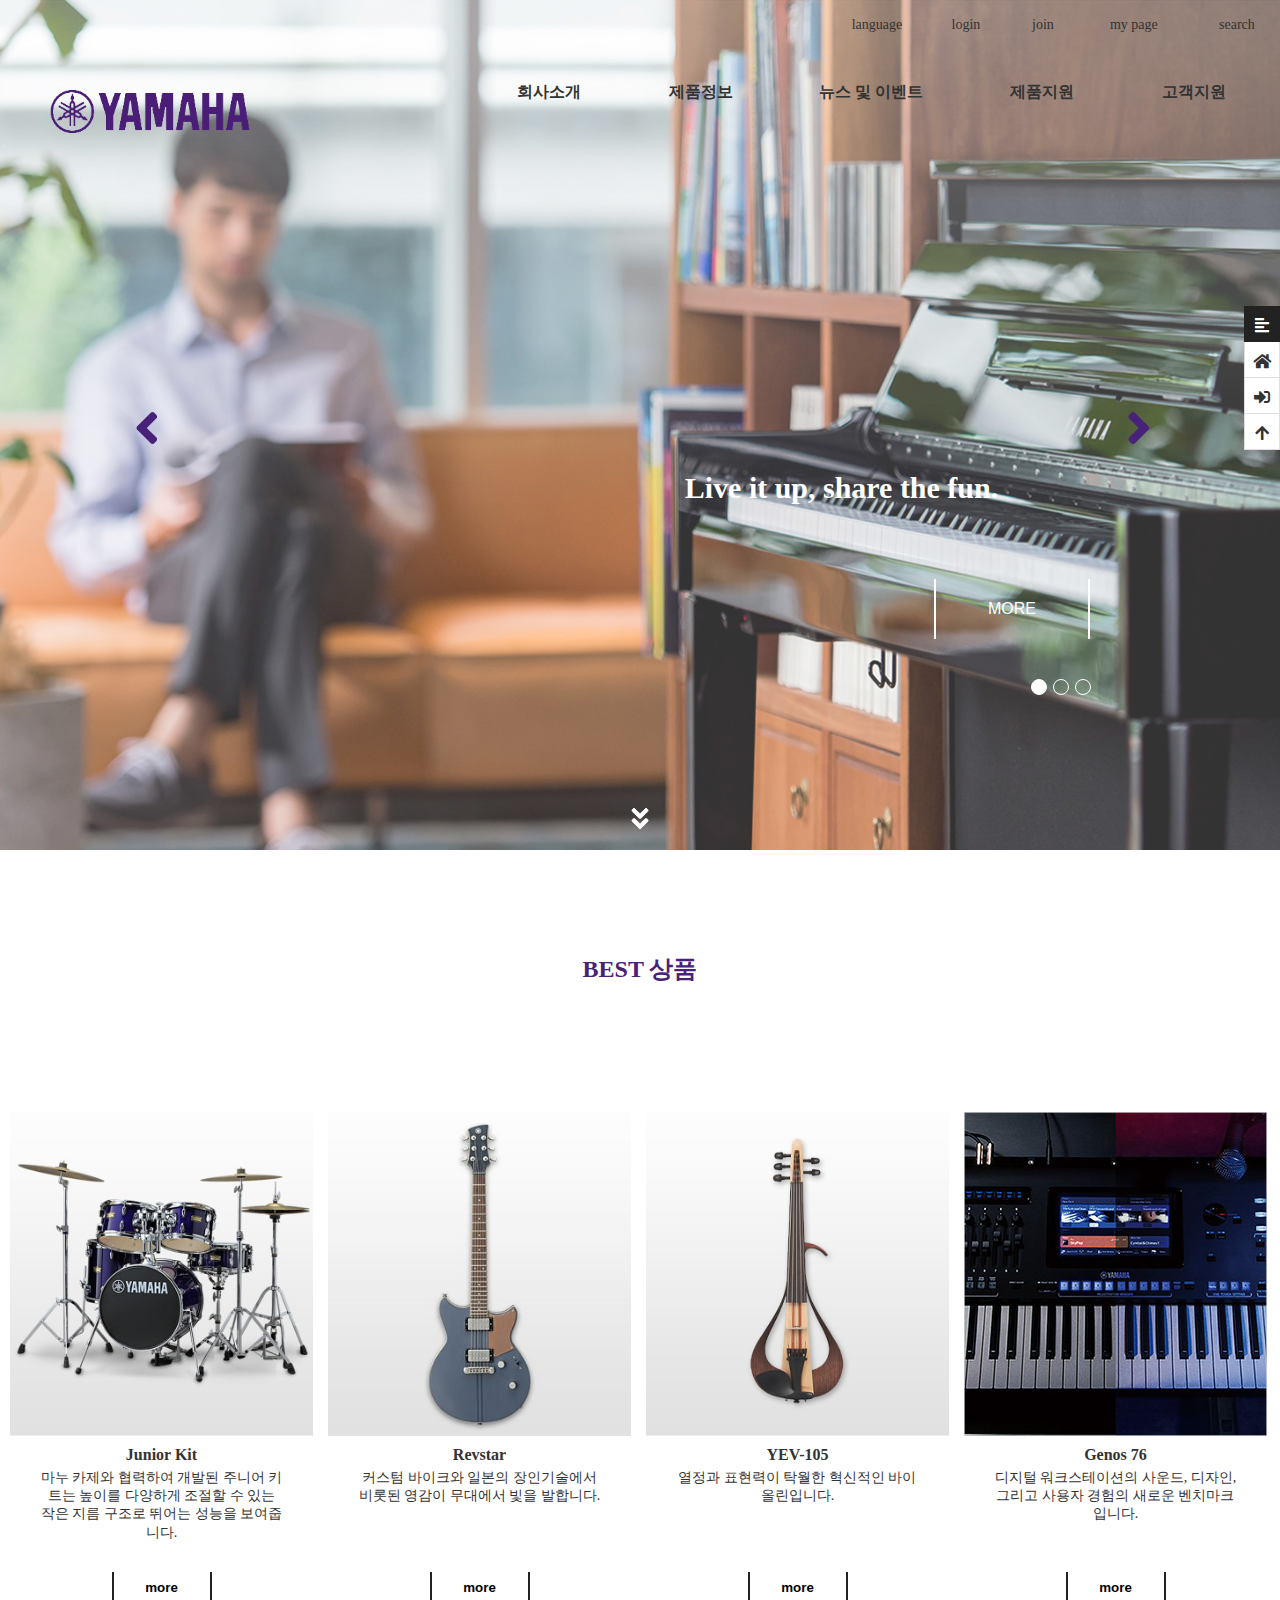
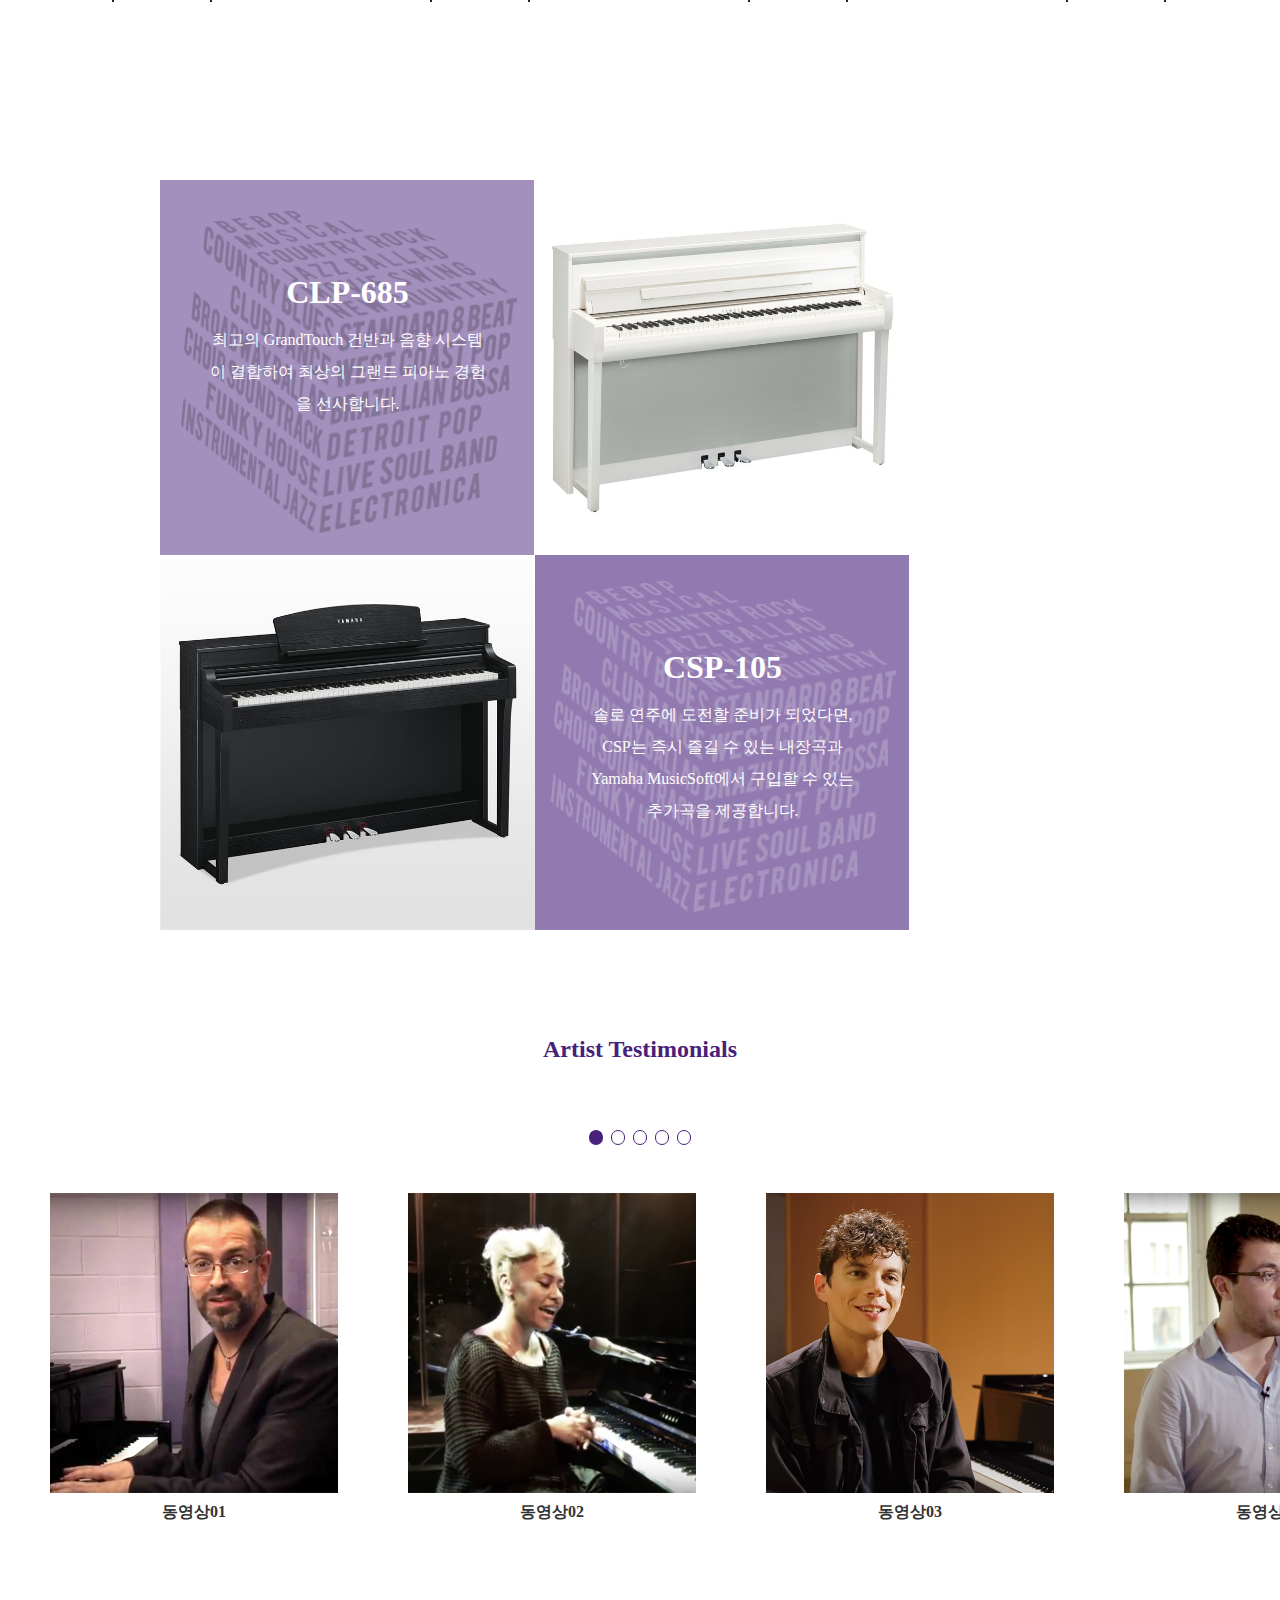
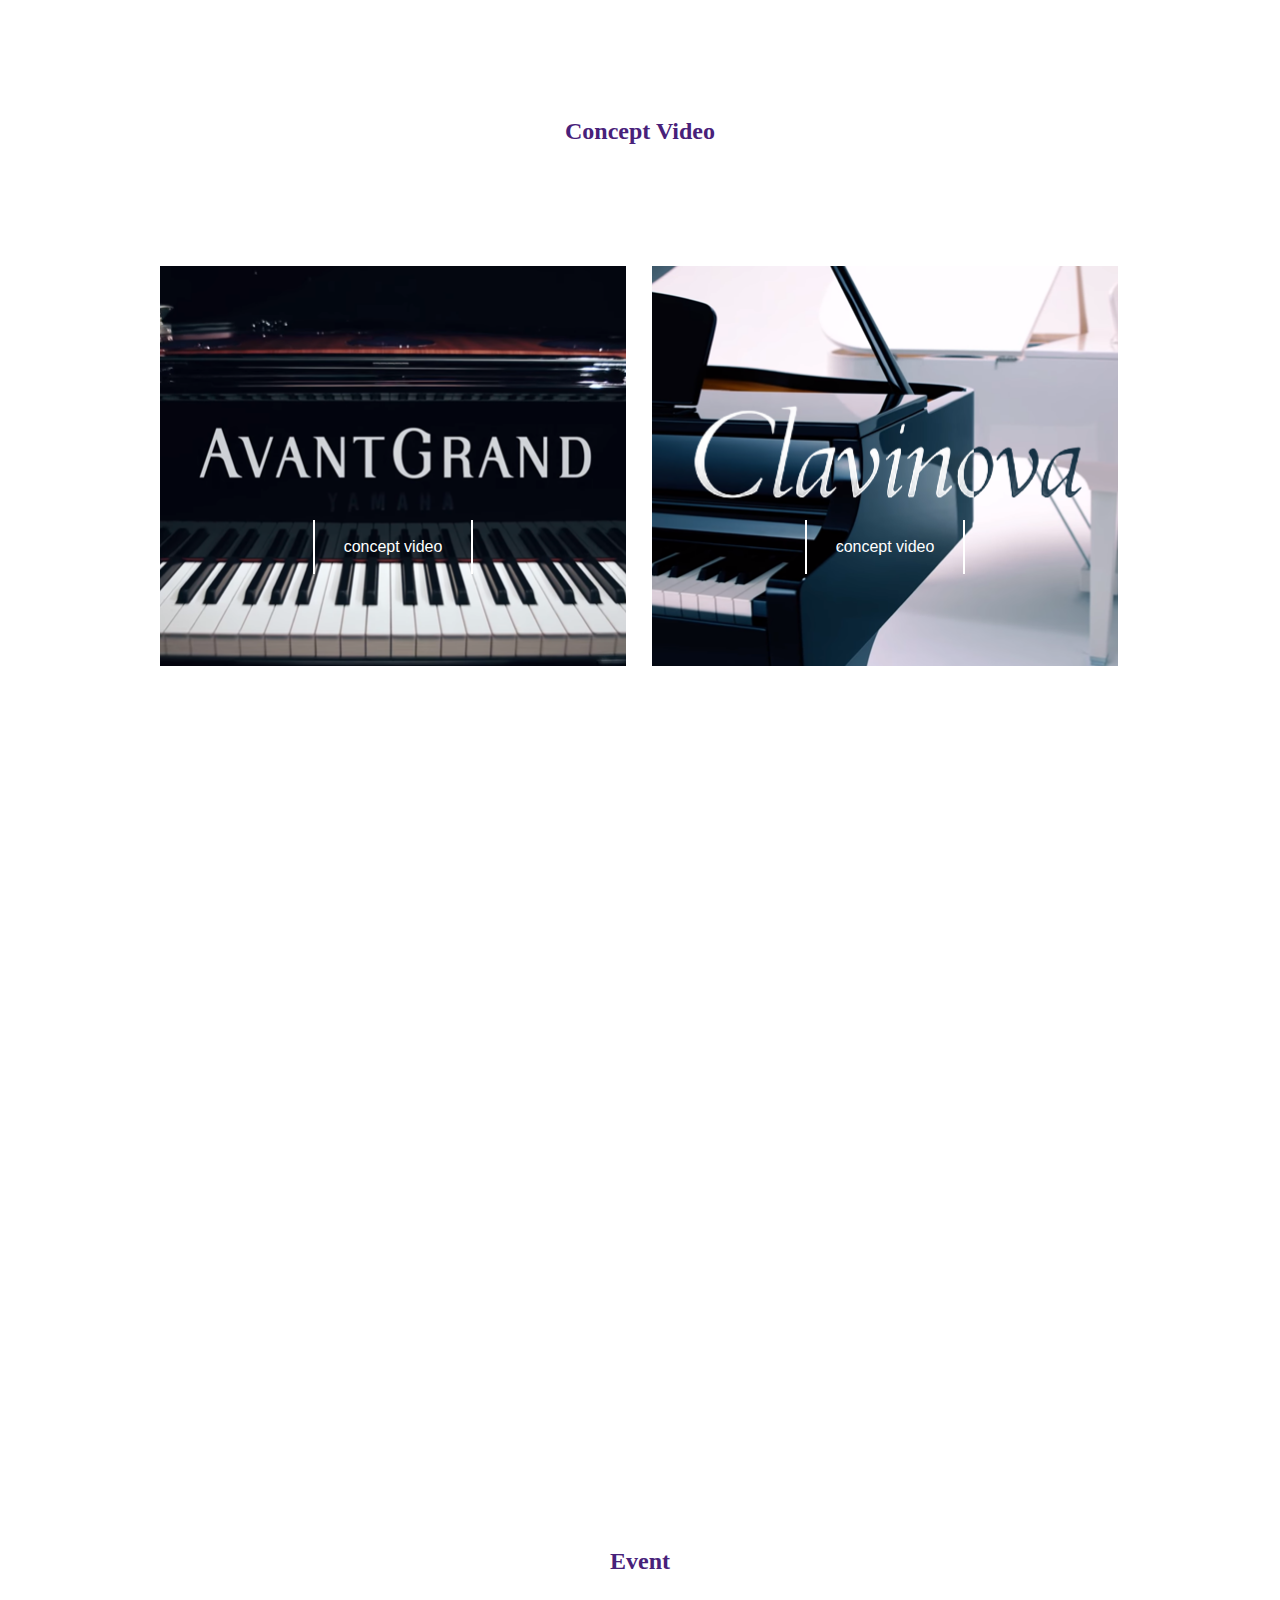
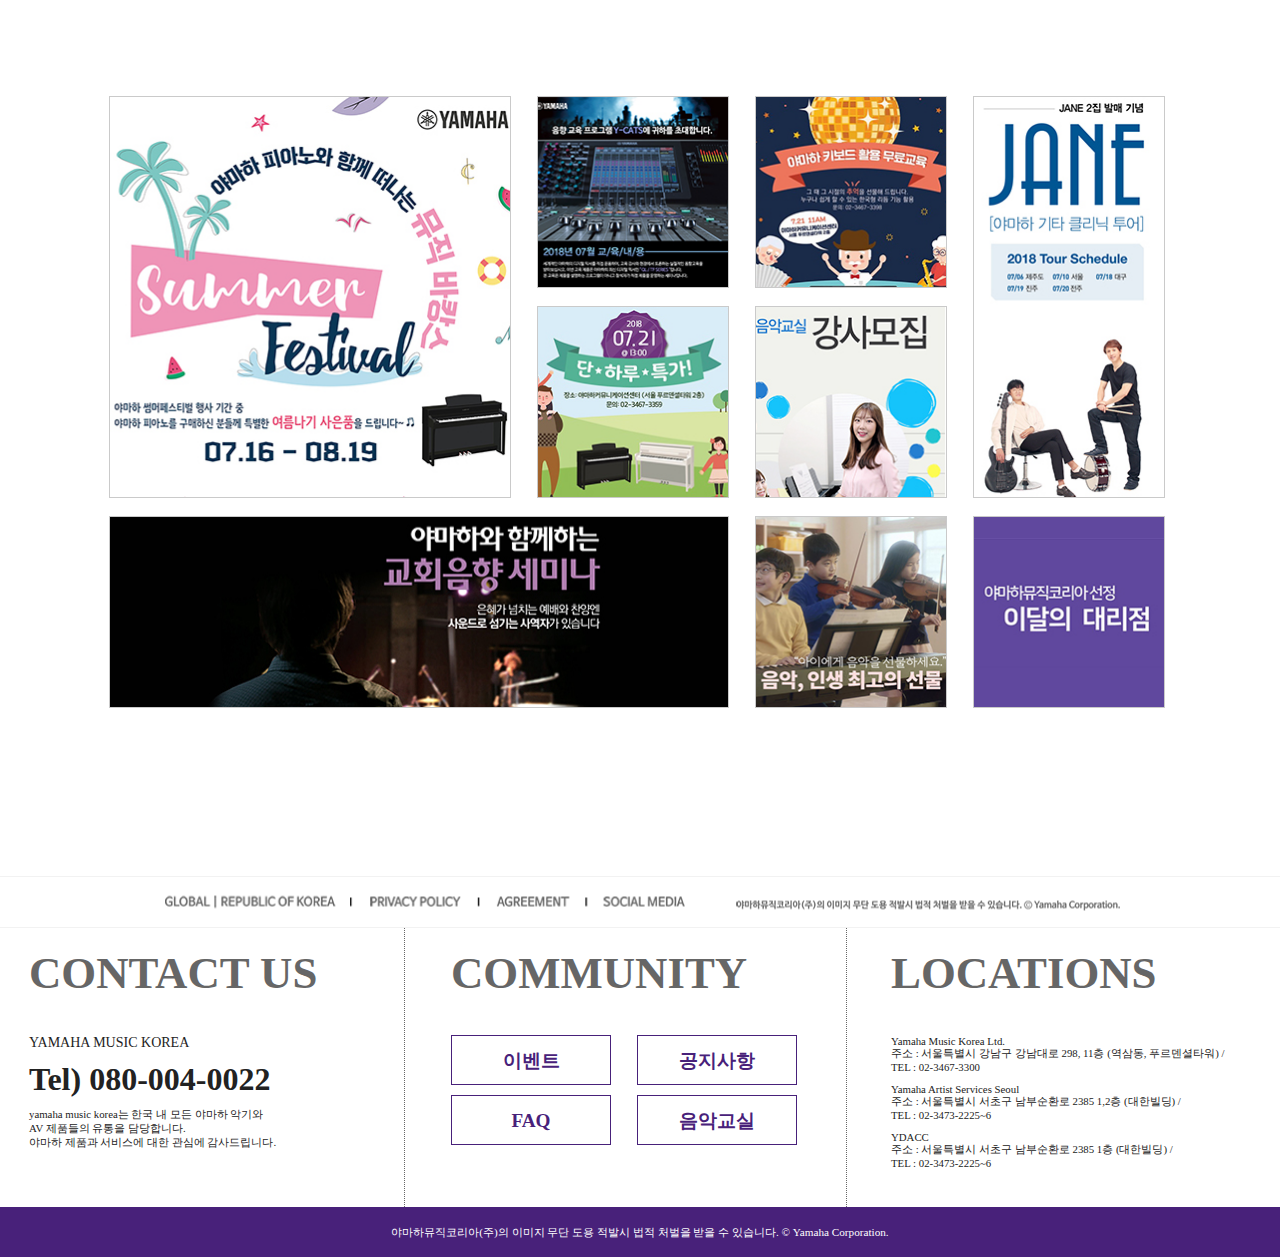
<file: index.html>
<!DOCTYPE html>
<!-- index.html -->
<html lang="en">
<head>
  <meta charset="UTF-8">
  <title>Document</title>
  <script>
    window.location = "./html/yamaha_index.html";
  </script>
</head>
<body>
</body>
</html>
</file>
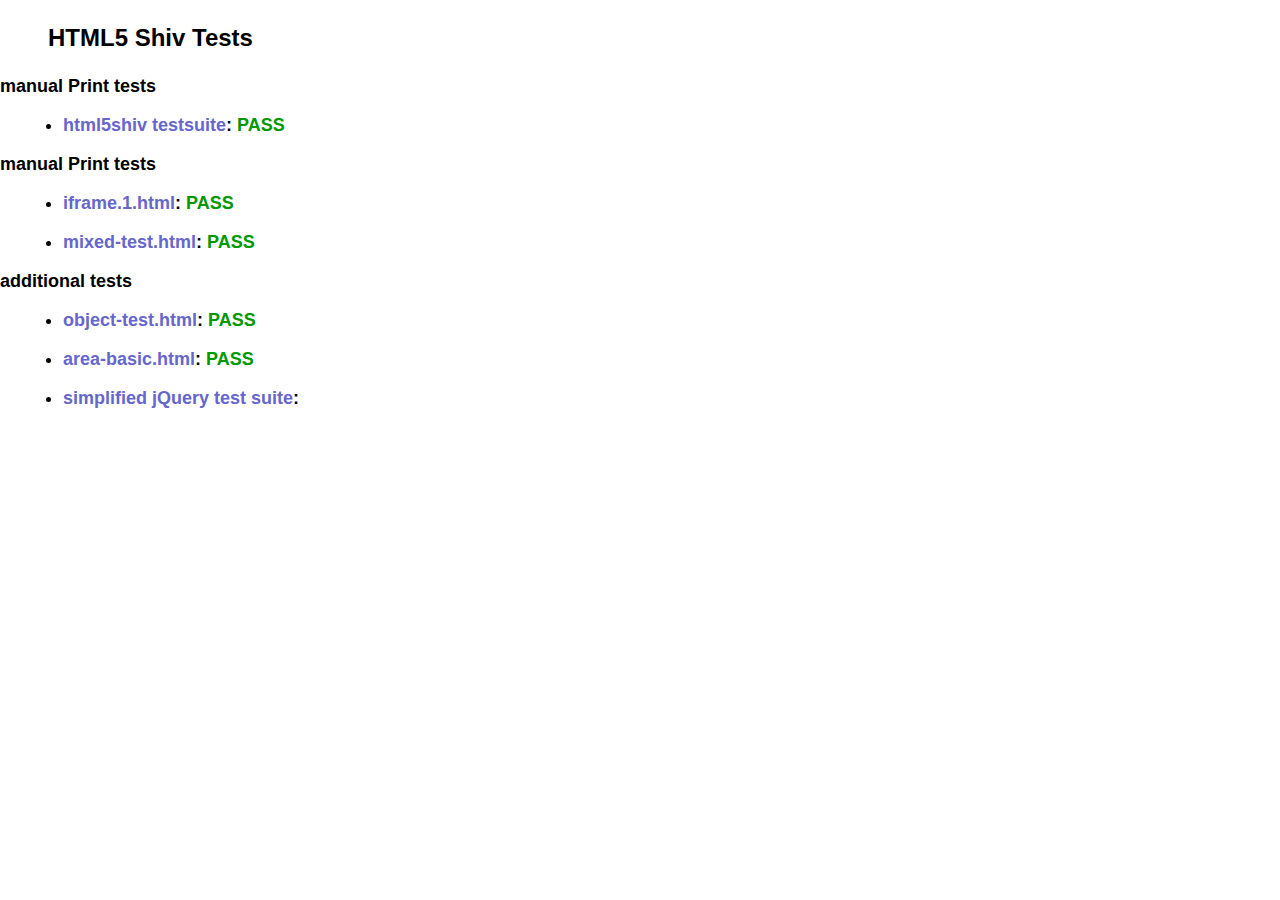
<file: ie/html5shiv-3.7.3/test/index.html>
<!doctype html>
<html>
	<head>
		<meta charset="utf-8">
		<title>IE&lt;9 HTML5 Shiv Tests</title>
		<link rel="stylesheet" href="style.css">
		<script src="../src/html5shiv-printshiv.js"></script>
	</head>
	<body>
		<h1>
			HTML5 Shiv Tests
		</h1>
		<h2>manual Print tests</h2>
		<ul>
			<li>
				<a href="html5shiv.html">html5shiv testsuite</a>: <span class="pass">PASS</span>
			</li>
			
		</ul>
		<h2>manual Print tests</h2>
		<ul>
			<li>
				<a href="iframe.1.html">iframe.1.html</a>: <span class="pass">PASS</span>
			</li>
			<li>
				<a href="mixed-test.html">mixed-test.html</a>: <span class="pass">PASS</span>
			</li>
			
		</ul>
		<h2>additional tests</h2>
		<ul>
			
			<li>
				<a href="object-test.html">object-test.html</a>: <span class="pass">PASS</span>
			</li>
			
			<li>
				<a href="highcharts/area-basic.html">area-basic.html</a>: <span class="pass">PASS</span>
			</li>
			<li>
				<a href="jquery-1.7.1/index.html">simplified jQuery test suite</a>:
			</li>
		</ul>
	<body>
</html>
</file>
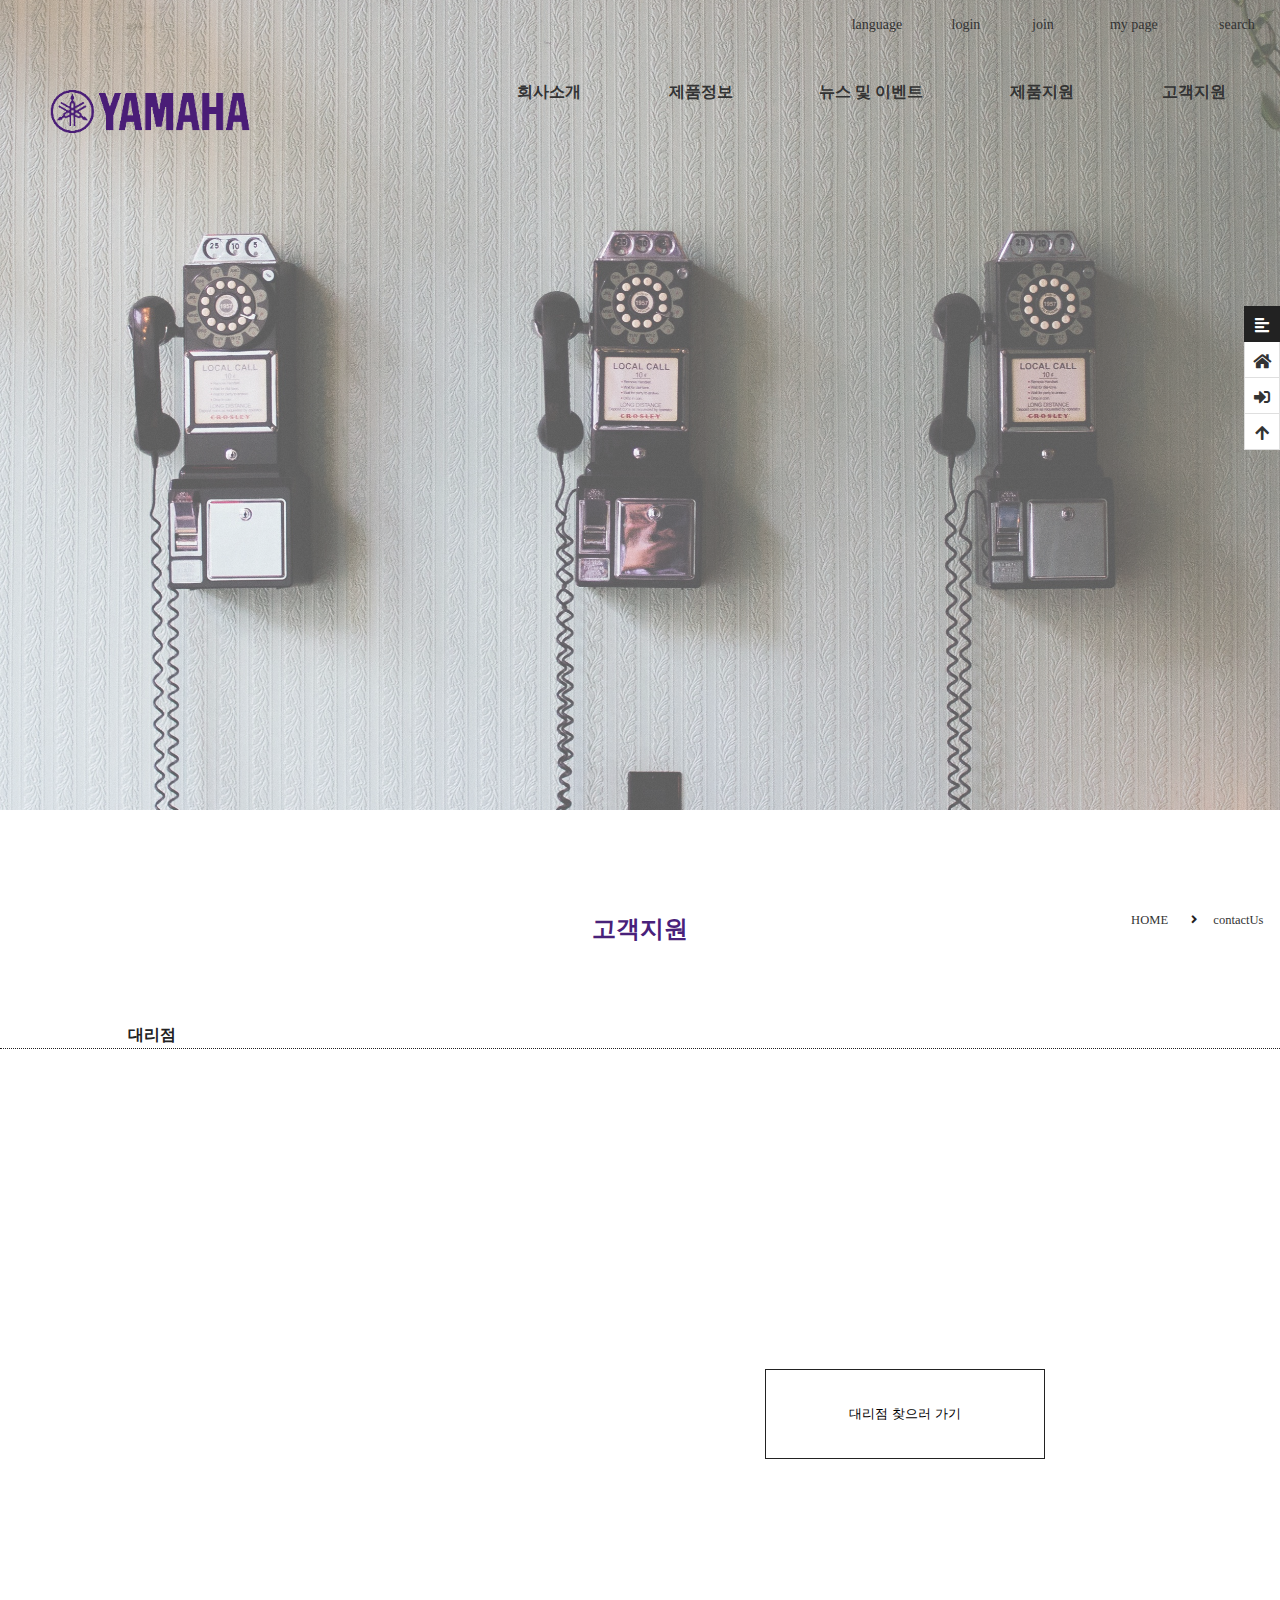
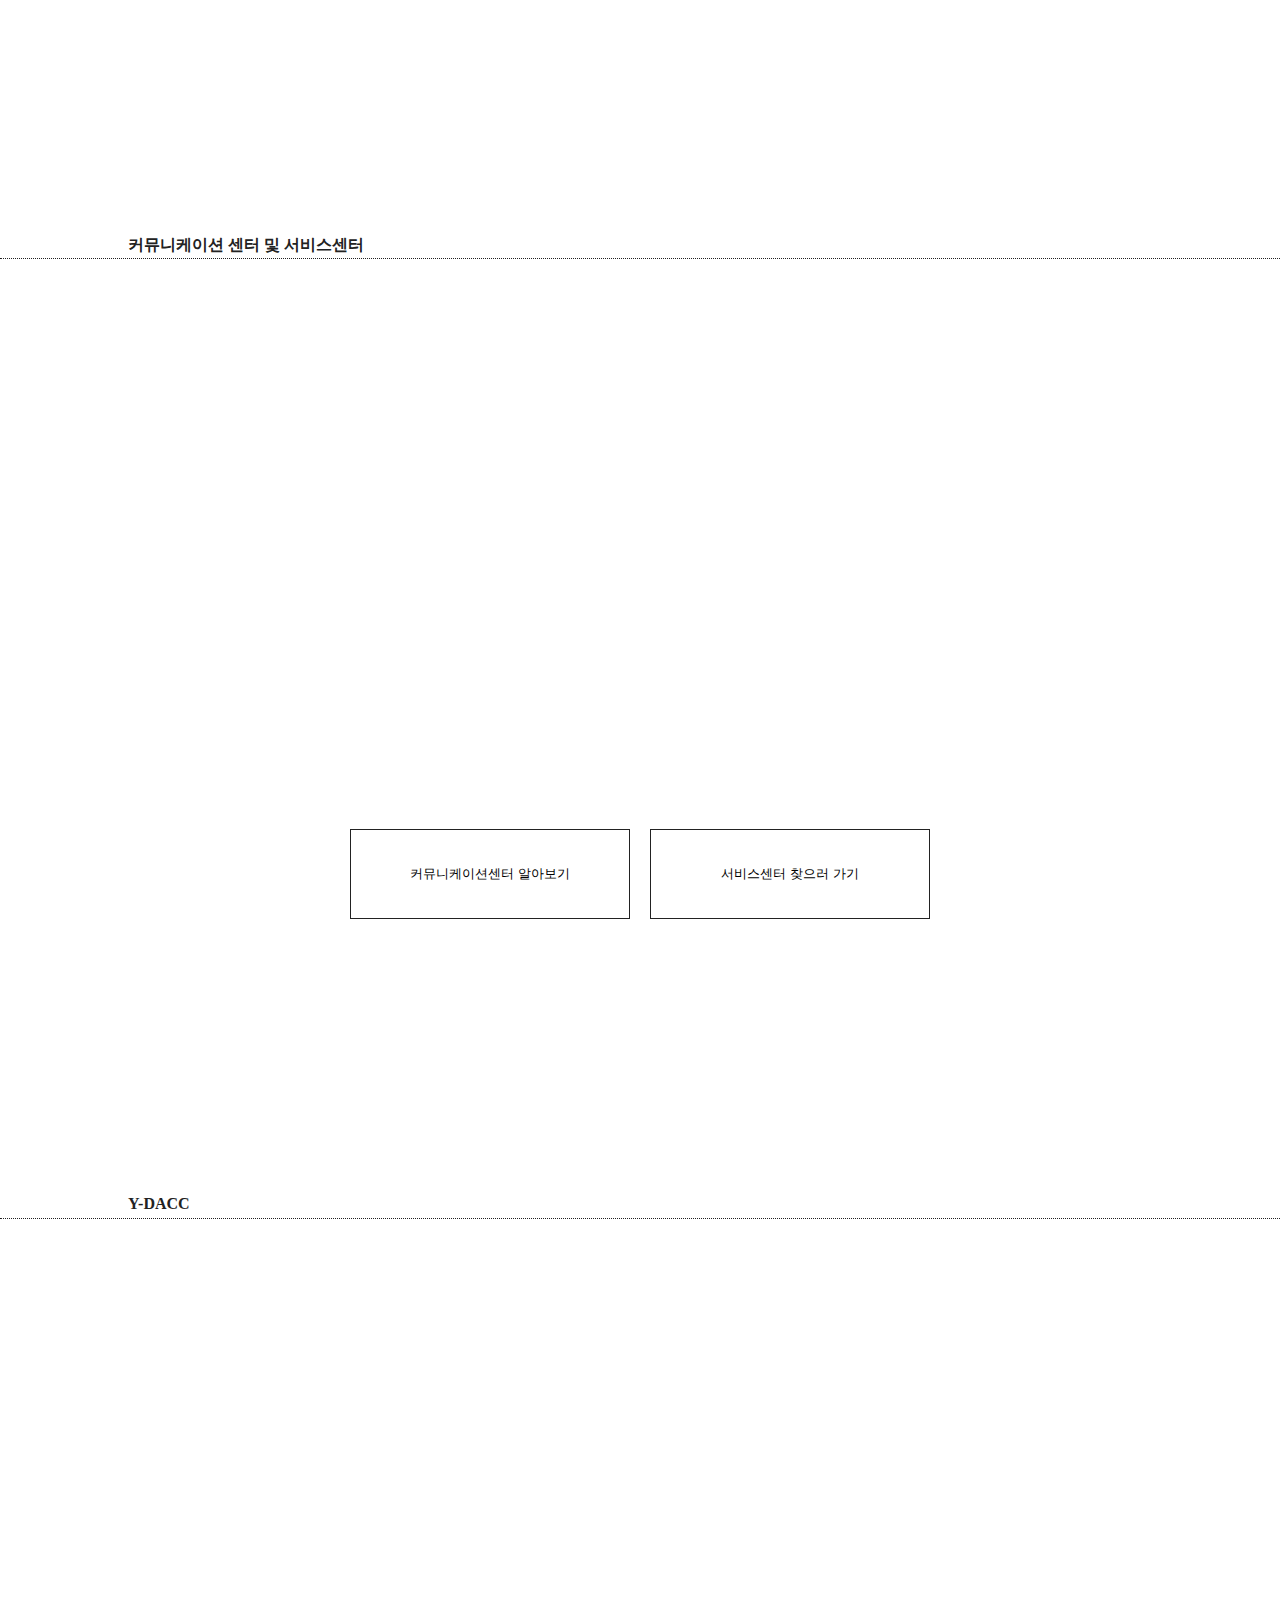
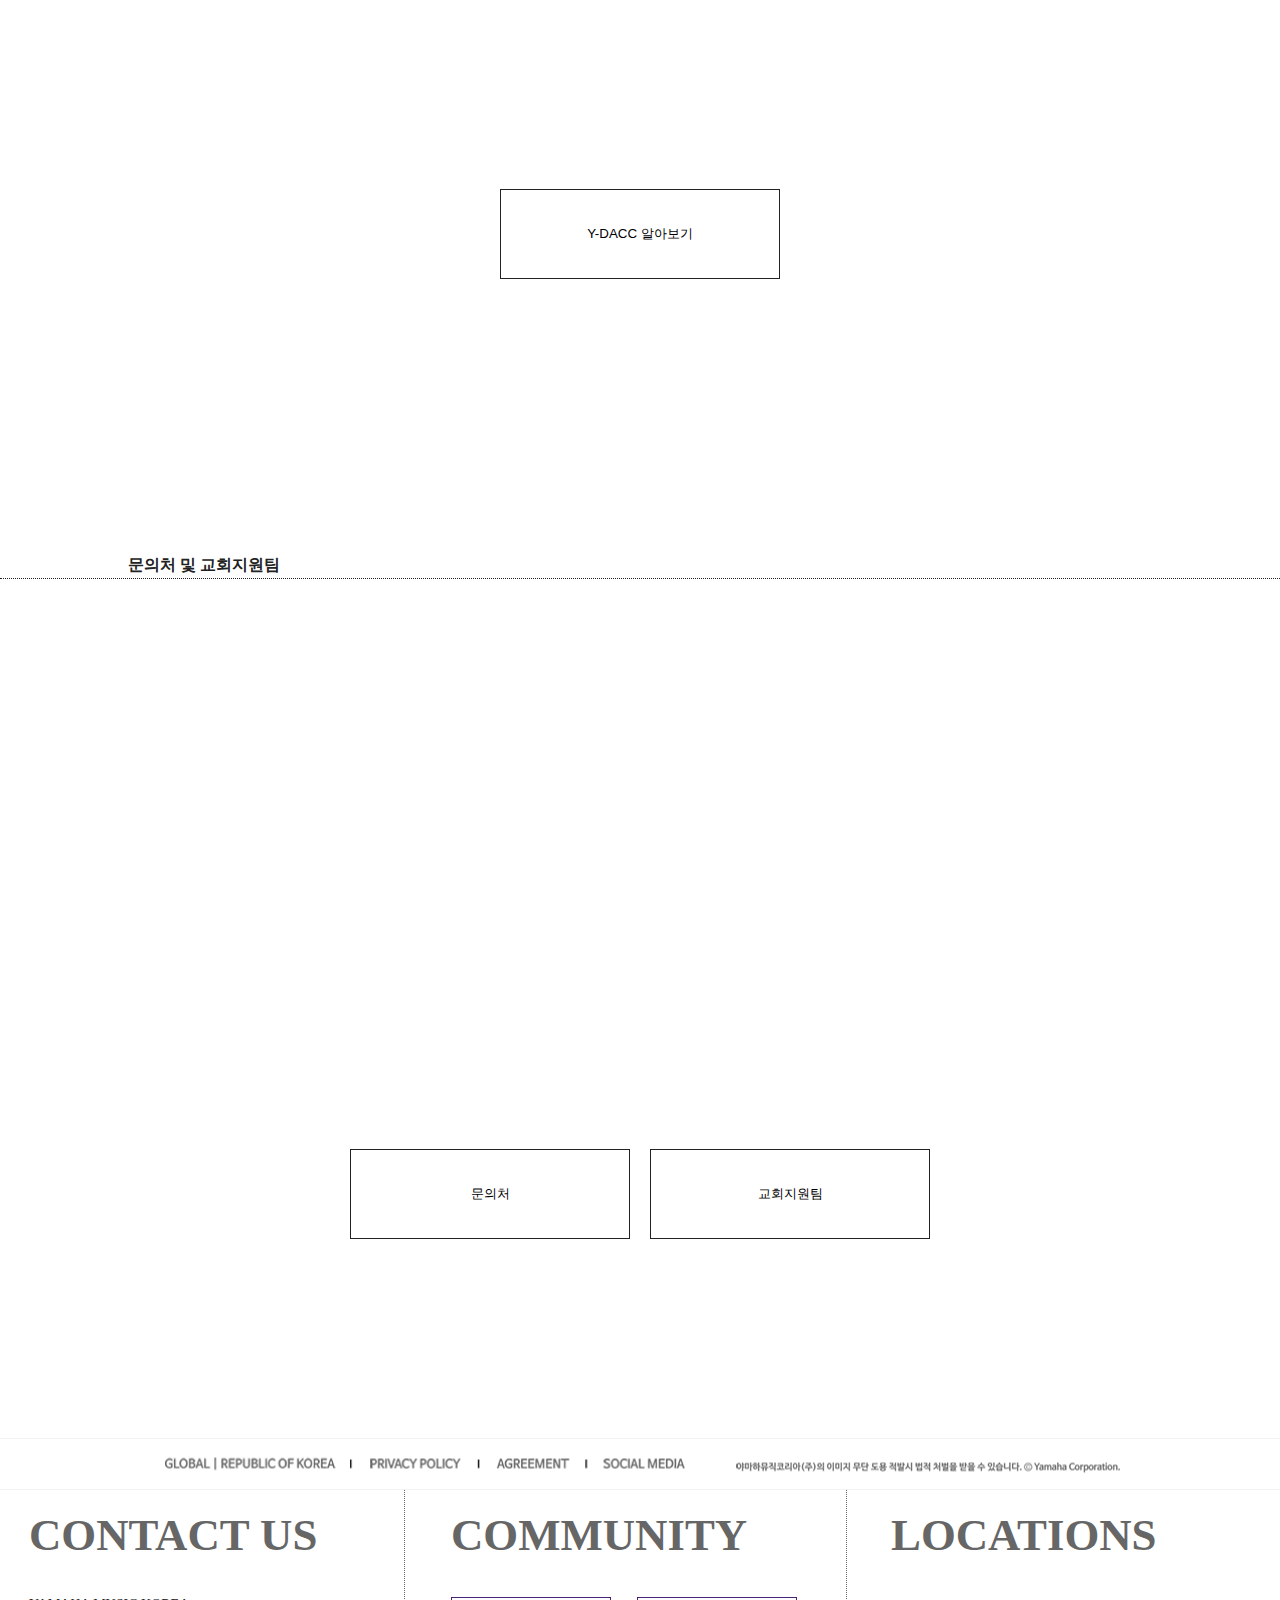
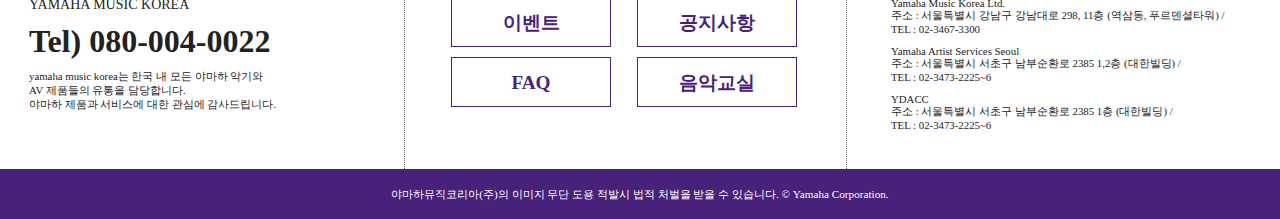
<file: html/yamaha_contactUs.html>
<!DOCTYPE html>
<!-- yamaha_contactUs.html-->
<html lang="ko-KR">
<head>
  <meta charset="UTF-8" />
  <meta http-equiv="X-UA-Compatible" content="IE=edge" />
  <!-- meta:vp -->
  <meta name="viewport" 
  content="width=device-width, user-scalable=no, 
  initial-scale=1.0, maximum-scale=1.0, minimum-scale=1.0">
  <!--import css-->
  <!-- fontawesome -->
  <link rel="stylesheet" href="../fontawesome/css/all.css"/>
  <link rel="stylesheet" href="../css/base/reset.css" />
  <link rel="stylesheet" href="../css/src/contactUs/yamaha_contactUs.css" />

  <title>yamaha</title>
</head>
<body>
  <div id="wrap">
    <header id="headBox">
    </header> <!-- // #headBox -->

    <article id="sub_menu">
    </article> <!-- // #sub_menu -->

    <section id="sideBox">
    </section> <!-- // #sideBox -->

    <section id="contact_adBox">
    </section> <!-- // #adBox -->

    <section id="contact_dealers">
      <h2>고객지원</h2>
      <article id="sub_map">
        <h3 class="hidden">Where am I now</h3>
        <a href="yamaha_index.html">HOME</a>
        <span><i class="fas fa-angle-right"></i></span>
        <a href="yamaha_contactUs.html">contactUs</a>
      </article>
      <article id="center">
        <h4>대리점</h4>
        <div id="map_image"></div>
        <div id="map_area">
          <p>가까운 야마하 대리점을 찾으시려면<br />아래의 버튼을 눌러 이동해주세요.</p>
          <button type="button">대리점 찾으러 가기</button>
        </div>
      </article>
    </section> <!-- // #contact_dealers -->

    <section id="contact_support">
      <h3 class="hidden">센터 안내</h3>
      <article id="sup">
        <h4>커뮤니케이션 센터 및 서비스센터</h4>
        <article id="sup_wrap">
          <div id="commu"></div>
          <div id="servi"></div>
          <button type="button" class="commu_view">커뮤니케이션센터 알아보기</button>
          <button type="button" class="servi_view">서비스센터 찾으러 가기</button>
        </article>
      </article>
    </section> <!-- // #contact_support -->

    <section id="contact_Ydacc">
      <h3 class="hidden">Y-DACC안내</h3>
      <article id="ydacc">
        <h4>Y-DACC</h4>
        <article id="ydacc_logo"></article>
        <button type="button" class="dacc_view">Y-DACC 알아보기</button>
      </article>
    </section>

    <section id="contact">
      <h3 class="hidden">문의처</h3>
      <article id="call">
        <h4>문의처 및 교회지원팀</h4>
        <article id="call_wrap">
          <div id="no1"></div>
          <div id="no2"></div>
          <button type="button" class="no1_view">문의처</button>
          <button type="button" class="no2_view">교회지원팀</button>
        </article>
      </article>
    </section>

    <section id="icon"></section>

    <section id="subBox"> </section>
    <!-- // #subBox -->


    <footer id="footBox"></footer>
    <!-- // #footBox -->
  </div>

  <!--javascript-->
  <script src="../js/base/jquery-3.3.1.min.js"></script>
  <script src="../js/base/jquery-ui.min.js"></script>
  <script src="../js/src/yamaha_contactUs.js"></script>
  <script>
    (function($){
      var headBox = $('#headBox');
      var submenu = $('#sub_menu');
      var footBox = $('#subBox');
      var sideBox = $('#sideBox');
      var foot_line = $('#footBox');

      headBox.load('./all/headBox.html');
      submenu.load('./all/subBox.html');
      footBox.load('./all/footBox.html');
      sideBox.load('./all/sideBox.html');
      foot_line.load('./all/foot_line.html');
    })(jQuery);
  </script>
</body>
</html>
</file>
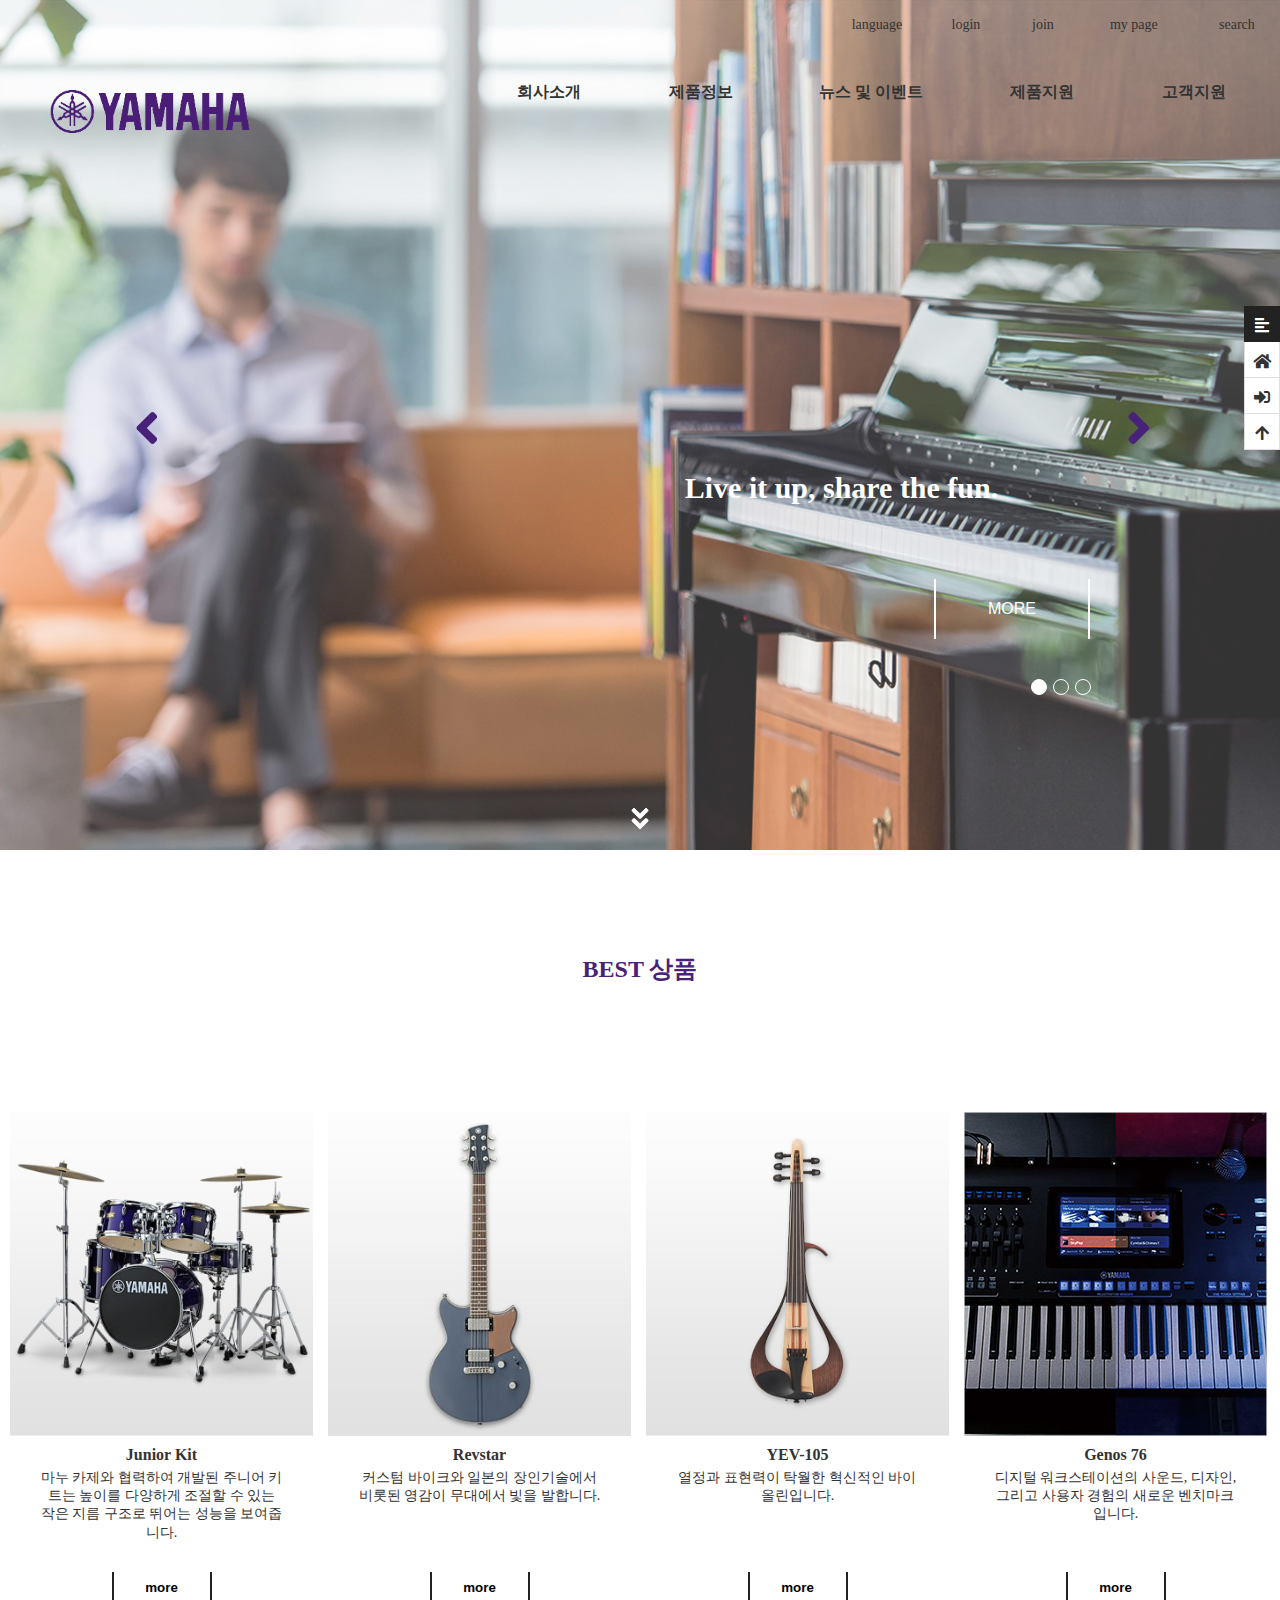
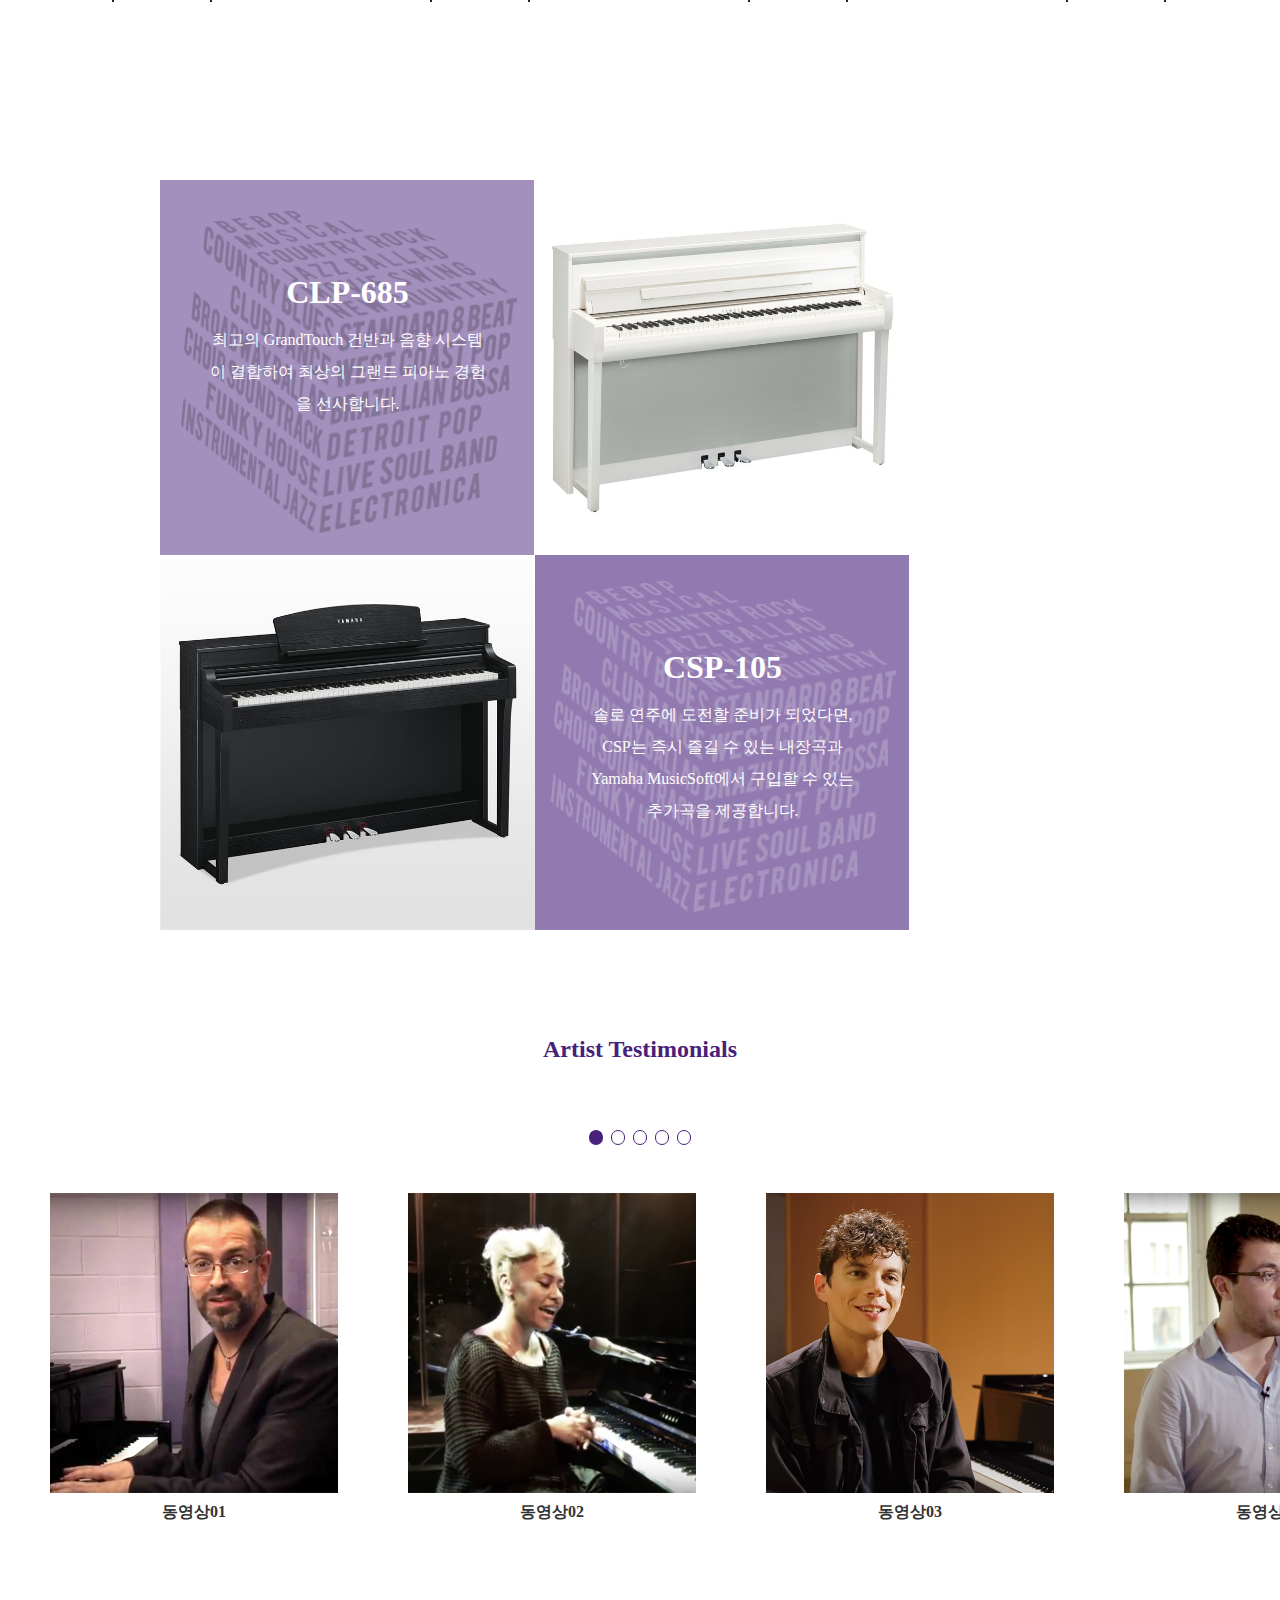
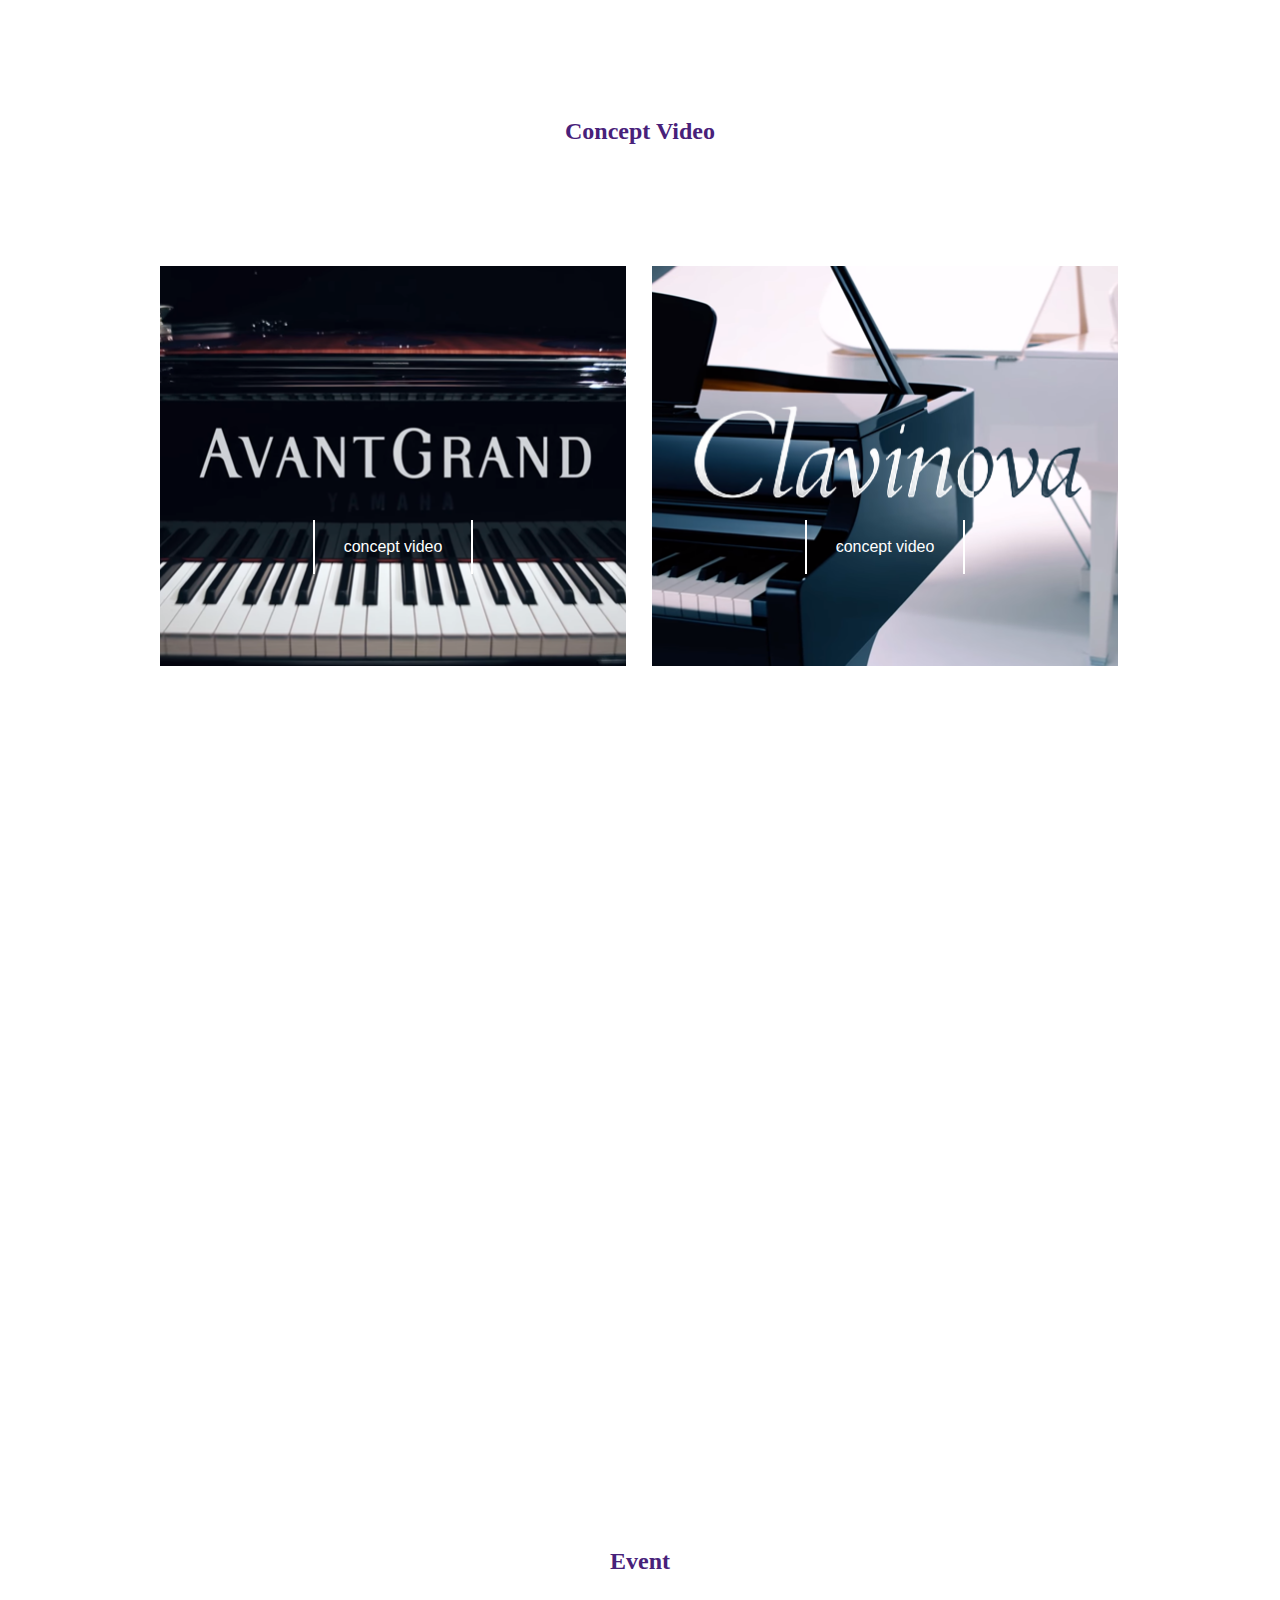
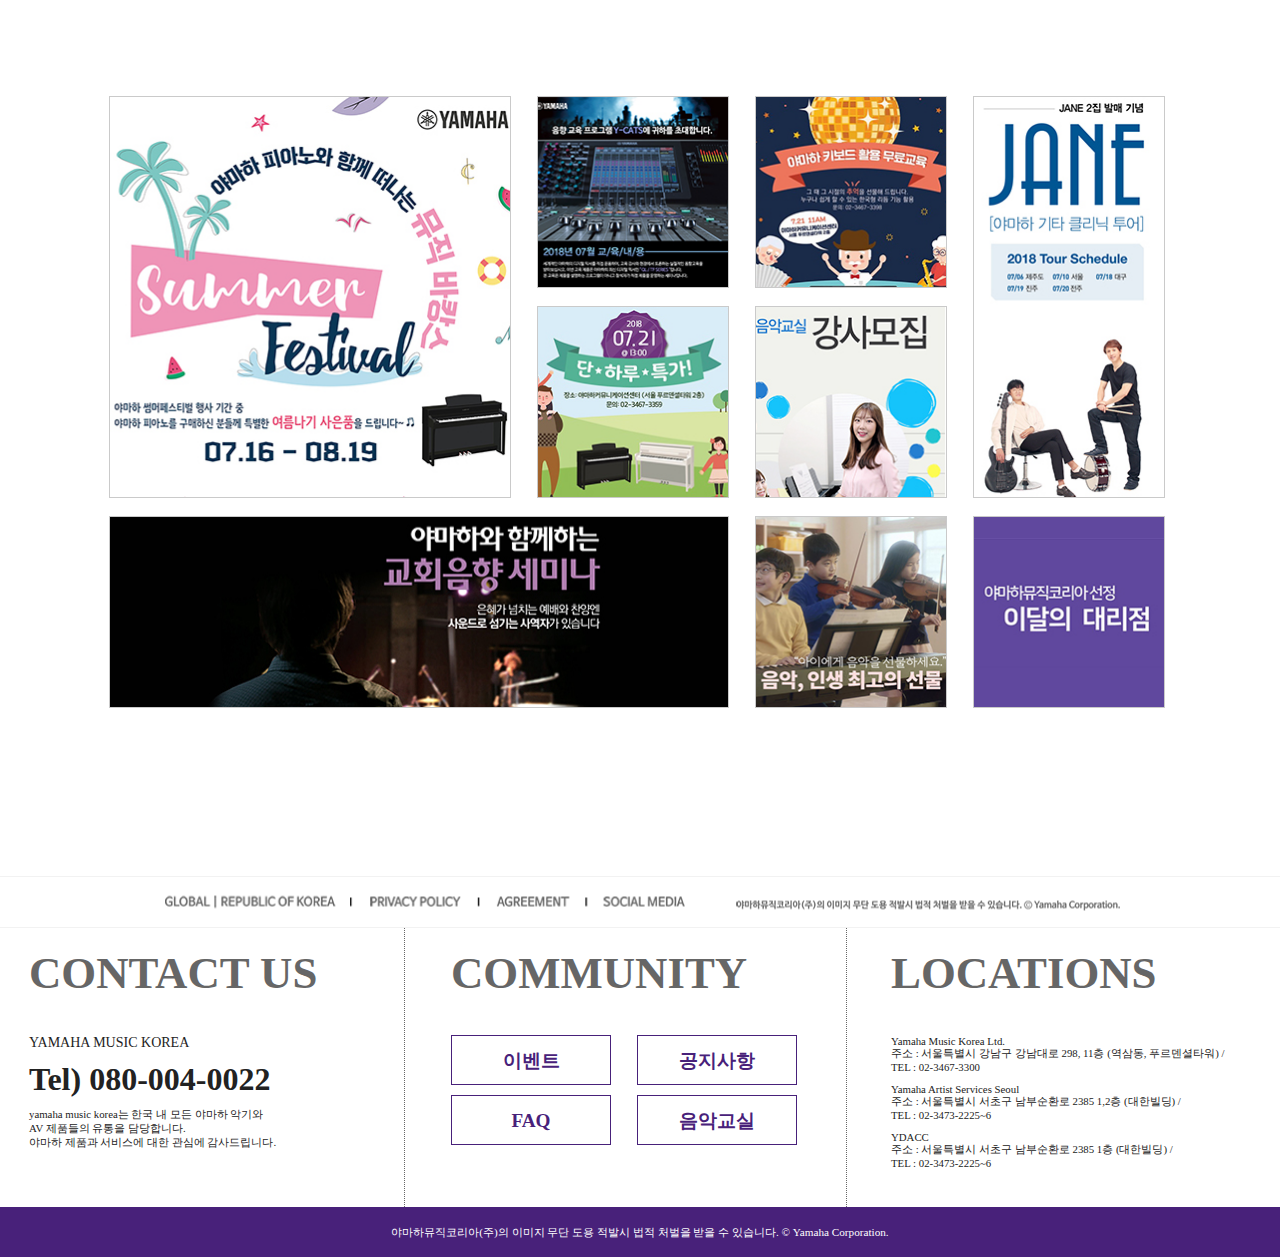
<file: html/yamaha_index.html>
<!DOCTYPE html>
<!-- yamaha_index.html-->
<html lang="ko-KR">

<head>
  <meta charset="UTF-8" />
  <meta http-equiv="X-UA-Compatible" content="IE=edge" />
  <!-- meta:vp -->
  <meta name="viewport" content="width=device-width, user-scalable=no, 
  initial-scale=1.0, maximum-scale=1.0, minimum-scale=1.0">
  <!--import css-->
  <!-- fontawesome -->
  <link rel="stylesheet" href="../fontawesome/css/all.css">
  <!-- reset -->
  <link rel="stylesheet" href="../css/base/reset.css" />
  <link rel="stylesheet" href="../css/src/main/main.css" />

  <title>Project Yamaha</title>
</head>

<body>
  <div id="wrap">
    <header id="headBox">
    </header>
    <!-- // #headBox -->

    <article id="sub_menu">
    </article> <!-- // #sub_menu -->


    <article id="sub_bg">
      <h2 class="hidden">menu esc</h2>
    </article>

    <!-- 970 이상이면 보이는 사이드 메뉴 -->
    <aside id="sideBox">
    </aside>
    <!-- // #sideBox -->

    <section id="adBox">
      <h2 class="hidden">광고 배너 영역</h2>

      <div class="copytext">
        <ul class="indicator hidden_wrap">
          <li><a href="#"><span>첫번째 이미지</span></a></li>
          <li><a href="#"><span>두번째 이미지</span></a></li>
          <li><a href="#"><span>세번째 이미지</span></a></li>
        </ul>
        <!-- // #indicator -->
      </div>

      <div class="slide_btn">
        <button type="button" class="prev_btn">
          <span class="hidden">이전 버튼 영역</span>
          <i class="fas fa-angle-left"></i>
        </button>
        <button type="button" class="next_btn">
          <span class="hidden">다음 버튼 영역</span>
          <i class="fas fa-angle-right"></i>
        </button>
      </div>
      <!-- // #slide_btn -->

      <div class="text_area">
        <h3>
          <span class="hidden">이 달의 우리의 목표</span>
        </h3>
        <p>Live it up&#44; share the fun&#46;</p>
        <button type="button">More</button>
      </div>
      <!-- // #text_area -->


      <div class="slide_banner hidden_wrap">
        <ul>
          <li><span>이미지 설명</span></li>
          <li><span>이미지 설명</span></li>
          <li><span>이미지 설명</span></li>
        </ul>
      </div>
      <!-- // #slide_banner -->

    </section>
    <!-- // #adBox -->

    <section id="bestBox">
      <h2>best 상품</h2>
      <ul>
        <li>
          <a href="#">
            <div class="best_img"></div>
            <dl>
              <dt>Junior Kit</dt>
              <dd>마누 카제와 협력하여 개발된 주니어 키트는 높이를 다양하게 조절할 수 있는 작은 지름 구조로 뛰어는 성능을 보여줍니다&#46;</dd>
            </dl>
          </a>
          <button type="button">more</button>
        </li>
        <li>
          <a href="#">
            <div class="best_img"></div>
            <dl>
              <dt>Revstar</dt>
              <dd>커스텀 바이크와 일본의 장인기술에서 비롯된 영감이 무대에서 빛을 발합니다&#46;</dd>
            </dl>
          </a>
          <button type="button">more</button>
        </li>
        <li>
          <a href="#">
            <div class="best_img"></div>
            <dl>
              <dt>YEV&#45;105</dt>
              <dd>열정과 표현력이 탁월한 혁신적인 바이올린입니다&#46;</dd>
            </dl>
          </a>
          <button type="button">more</button>
        </li>
        <li>
          <a href="#">
            <div class="best_img"></div>
            <dl>
              <dt>Genos 76</dt>
              <dd>디지털 워크스테이션의 사운드, 디자인, 그리고 사용자 경험의 새로운 벤치마크입니다&#46;</dd>
            </dl>
          </a>
          <button type="button">more</button>
        </li>
      </ul>
    </section>
    <!-- // #bestBox -->

    <section id="specialBox">
      <h2 class="hidden">Clavinova 시리즈 소개</h2>
      <div class="special_wrap">
        <ul>
          <li>
            <a href="#">
              <h3>CLP&#45;685</h3>
              <P>최고의 GrandTouch 건반과 음향 시스템이 결합하여 최상의 그랜드 피아노 경험을 선사합니다&#46;</P>
            </a>
          </li>
          <li><a href="#"></a></li>
          <li><a href="#"></a></li>
          <li>
            <a href="#">
              <h3>CSP&#45;105</h3>
              <P>솔로 연주에 도전할 준비가 되었다면&#44; CSP는 즉시 즐길 수 있는 내장곡과 Yamaha MusicSoft에서 구입할 수 있는 추가곡을 제공합니다&#46;</P>
            </a>
          </li>
        </ul>
      </div>
      <article id="text_area">
        <h3 class="hidden">Clavinova 시리즈 페이지로 가기</h3>
        <p>Clavinova로 그랜드 피아노의 표현력을 경험해 보십시오&#46;</p>
        <button type="button">시리즈 보러 가기</button>
      </article>
    </section>
    <!-- // #specialBox -->

    <section id="artistBox">
      <h2>artist testimonials</h2>

      <ul class="arti_indi hidden_wrap">
        <li class="active"><a href="#"><span></span></a></li>
        <li><a href="#"><span></span></a></li>
        <li><a href="#"><span></span></a></li>
        <li><a href="#"><span></span></a></li>
        <li><a href="#"><span></span></a></li>
      </ul>
      <!-- // #arti_indi -->


      <div class="slide_vedio">

        <ul class="vedio_list">
          <li><a href="#"><span>Francesco Tristano</span></a></li>
        </ul>
        <div class="cover">
          <div class="lt"></div>
          <div class="rt"></div>
        </div>
      </div>
      <!-- // #slide_banner -->

    </section>
    <!-- // #artistBox -->


    <section id="conceptBox">
      <h2>concept video</h2>
      <div>
        <article class="avantgrand">
          <h3 class="hidden">avantgrand concept video</h3>
          <a href="#"></a>
          <button type="button">concept video</button>
        </article>
        <article class="clavinova">
          <h3 class="hidden">clavinova concept video</h3>
          <a href="#"></a>
          <button type="button">concept video</button>
        </article>
      </div>
    </section>

    <div class="modal_box">
      <video controls="controls">
      </video>
    </div>
    <div class="modal_bg"></div>
    <!-- // #conceptBox -->


    <section id="snsBox">
      <h2 class="hidden">sns section</h2>
      <article id="sns_b">
        <h3 class="hidden">facebook view</h3>
        <div id="box">
          <iframe src="https://www.facebook.com/plugins/page.php?href=https%3A%2F%2Fwww.facebook.com%2FYamahaMusicKorea%2F%20&amp;tabs=timeline&amp;width=500&amp;height=500&amp;small_header=false&amp;adapt_container_width=true&amp;hide_cover=true&amp;show_facepile=false&amp;appId" width="520" height="500" style="border:none;overflow:hidden"></iframe>
        </div>
        <button type="button" class="music_korea">Yamaha Music Korea</button>
      </article>
    </section>
    <!-- // #snsBox -->

    <section id="eventBox">
      <h2>event</h2>
      <div id="eve_wrap">
        <ul>
          <li class="ban_01"><a href="#"><span class="hidden">Summer festival</span></a></li>
          <li class="ban_02"><a href="#"><span class="hidden">Y cats 2018년 교육 일정</span></a></li>
          <li class="ban_03"><a href="#"><span class="hidden">야마하 키보드 활용 무료교육</span></a></li>
          <li class="ban_04 m_none"><a href="#"><span class="hidden">7월 21일 단 하루 특가</span></a></li>
          <li class="ban_05 t_none"><a href="#"><span class="hidden">음악교실 강사 모집</span></a></li>
          <li class="ban_06 t_none"><a href="#"><span class="hidden">야마하 기타 클리닉 투어 Jane</span></a></li>
          <li class="ban_07 t_none eve_hei"><a href="#"><span class="hidden">교회음향 세미나</span></a></li>
          <li class="ban_08 t_none eve_hei"><a href="#"><span class="hidden">아이에게 음악을 선물하세요</span></a></li>
          <li class="ban_09 t_none eve_hei"><a href="#"><span class="hidden">이달의 대리점</span></a></li>
        </ul>
      </div>
    </section>
    <!-- // #eventBox -->


    <section id="subBox">
    </section>
    <!-- // #subBox -->


    <footer id="footBox">
    </footer>
  </div>

  <!--javascript-->
  <script src="../js/base/jquery-3.3.1.min.js"></script>
  <script src="../js/base/jquery-ui.min.js"></script>
  <script>
    (function($){
      var headBox = $('#headBox');
      var submenu = $('#sub_menu');
      var footBox = $('#subBox');
      var sideBox = $('#sideBox');
      var foot_line = $('#footBox');

      headBox.load('./all/headBox.html');
      submenu.load('./all/subBox.html');
      footBox.load('./all/footBox.html');
      sideBox.load('./all/sideBox.html');
      foot_line.load('./all/foot_line.html');
    })(jQuery);
  </script>
  <script src="../js/src/yamaha_index_adBanner.js"></script>
  <script src="../js/src/yamaha_index_artist.js"></script>
  <script src="../js/src/yamaha_concept.js"></script>
</body>

</html>
</file>
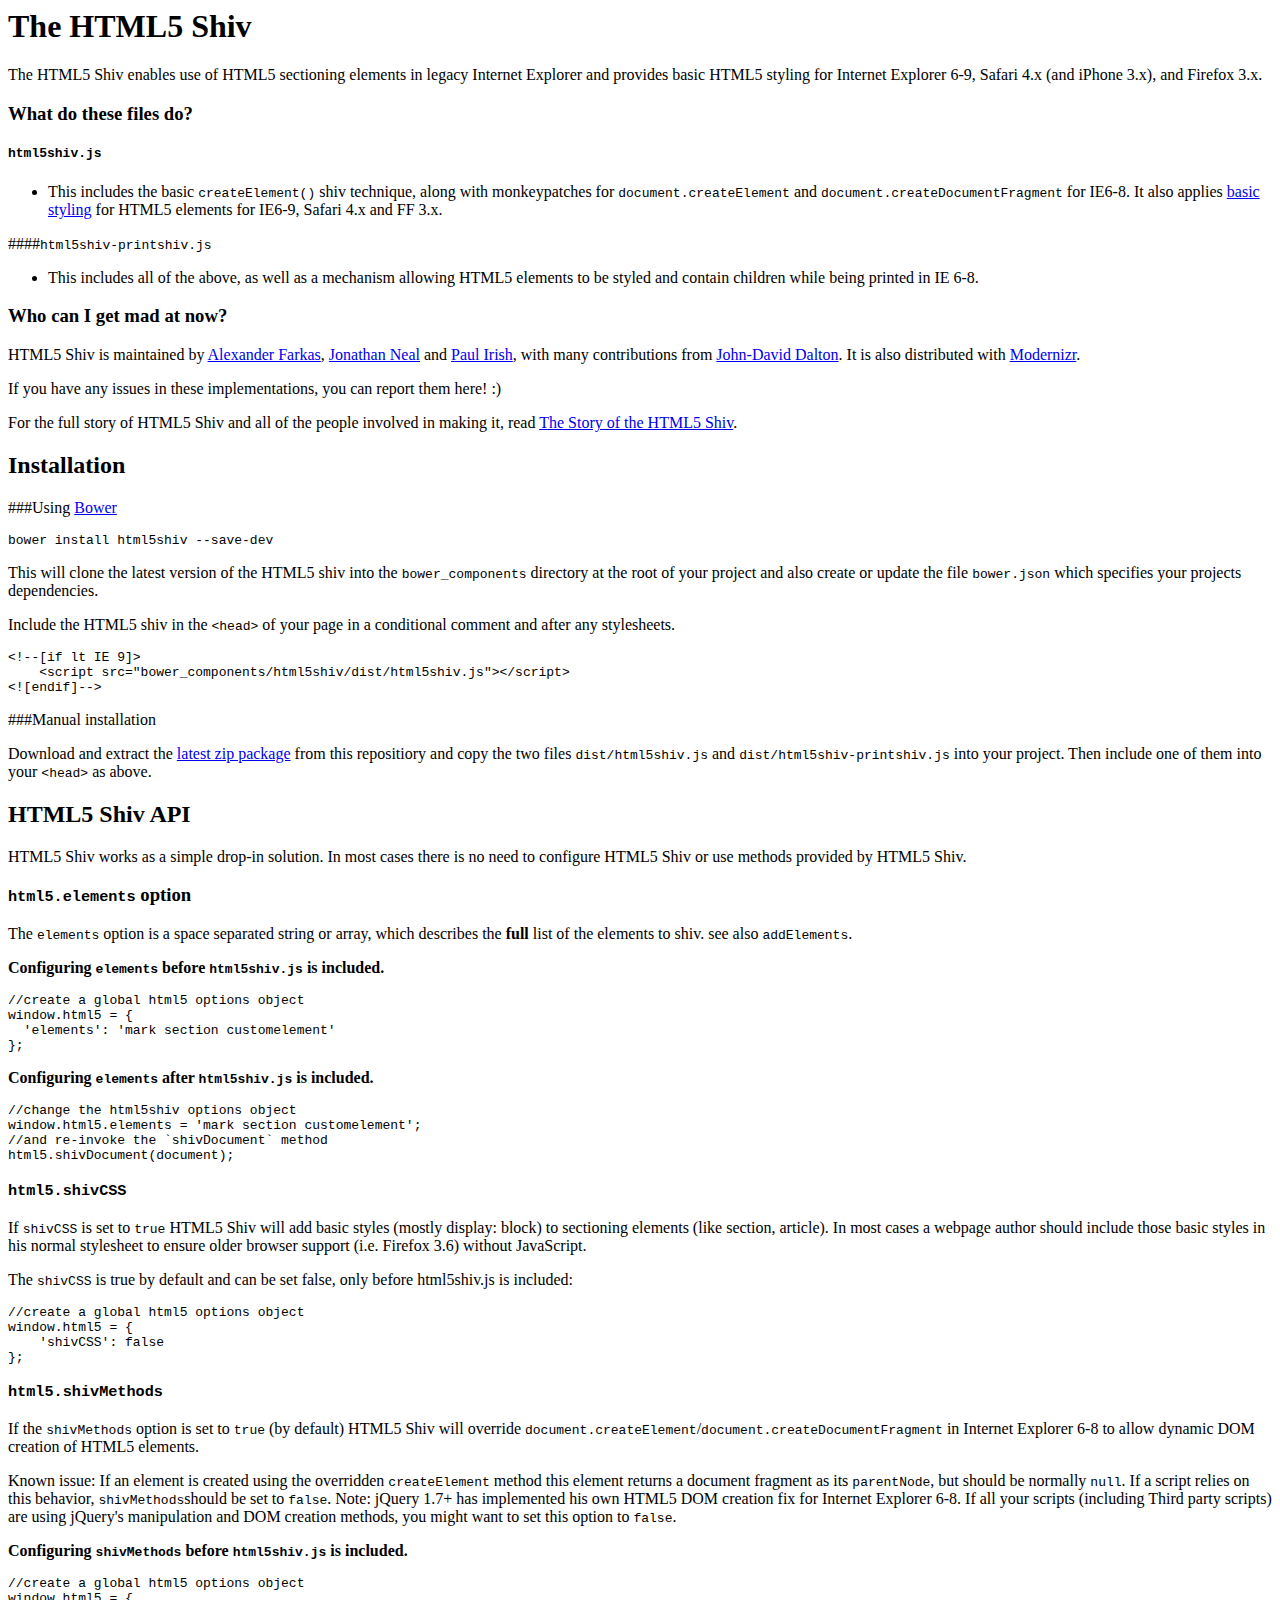
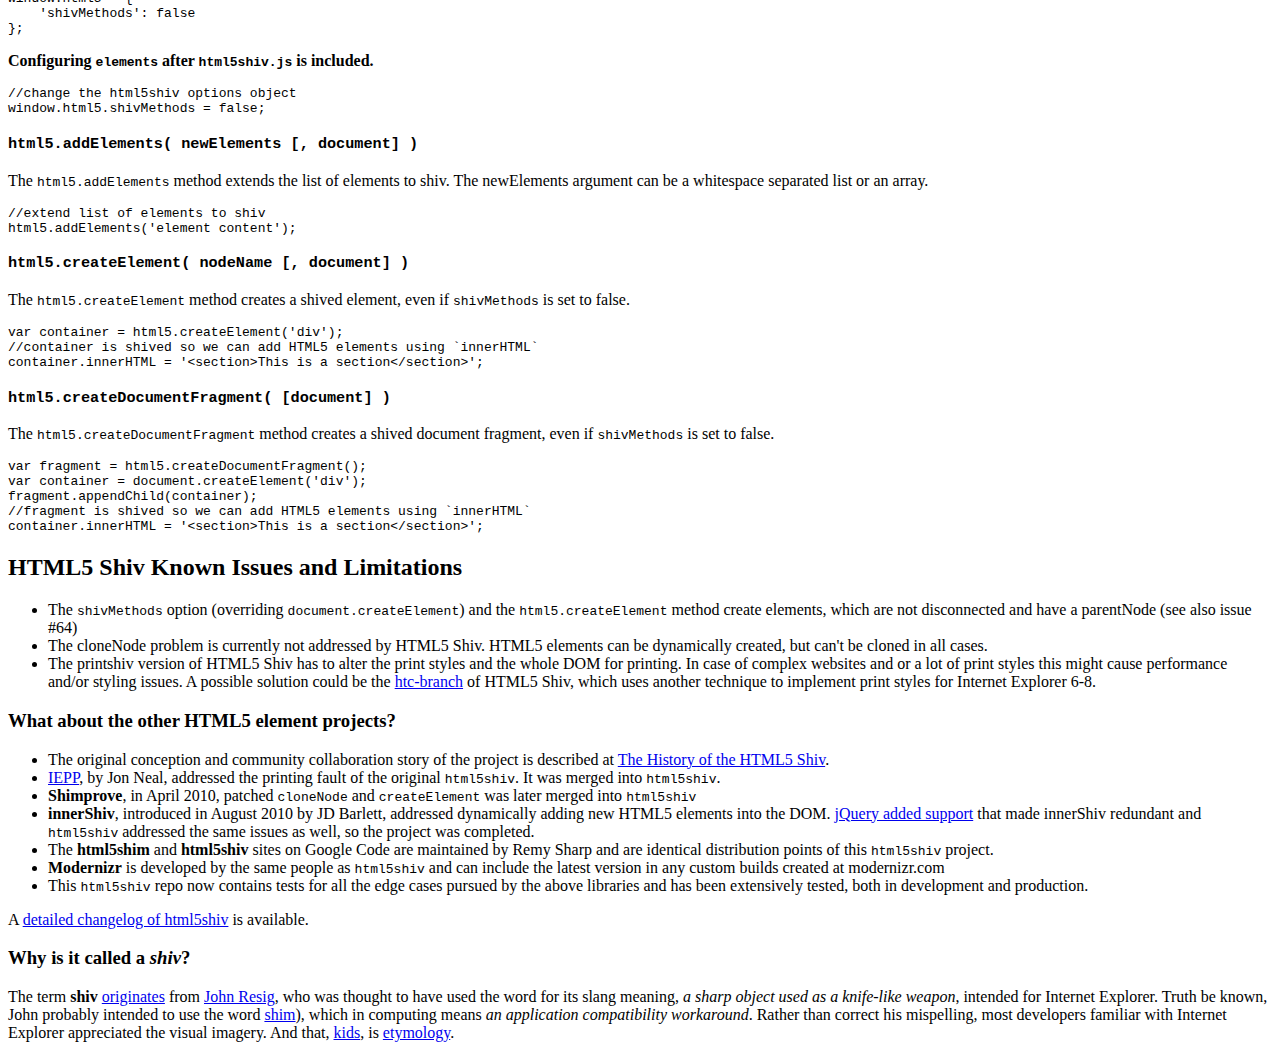
<file: ie/html5shiv-3.7.3/html5shiv-3.7.3/readme.html>
<html>
      <head>
        <meta charset="UTF-8">
        <title>readme.md</title>
      </head>
      <body>
        <h1 id="the-html5-shiv">The HTML5 Shiv</h1>
<p>The HTML5 Shiv enables use of HTML5 sectioning elements in legacy Internet Explorer and provides basic HTML5 styling for Internet Explorer 6-9, Safari 4.x (and iPhone 3.x), and Firefox 3.x.</p>
<h3 id="what-do-these-files-do-">What do these files do?</h3>
<h4 id="html5shiv-js"><code>html5shiv.js</code></h4>
<ul>
<li>This includes the basic <code>createElement()</code> shiv technique, along with monkeypatches for <code>document.createElement</code> and <code>document.createDocumentFragment</code> for IE6-8. It also applies <a href="https://github.com/aFarkas/html5shiv/blob/51da98dabd3c537891b7fe6114633fb10de52473/src/html5shiv.js#L216-220">basic styling</a> for HTML5 elements for IE6-9, Safari 4.x and FF 3.x.</li>
</ul>
<p>####<code>html5shiv-printshiv.js</code> </p>
<ul>
<li>This includes all of the above, as well as a mechanism allowing HTML5 elements to be styled and contain children while being printed in IE 6-8.</li>
</ul>
<h3 id="who-can-i-get-mad-at-now-">Who can I get mad at now?</h3>
<p>HTML5 Shiv is maintained by <a href="https://github.com/aFarkas/">Alexander Farkas</a>, <a href="https://twitter.com/jon_neal">Jonathan Neal</a> and <a href="https://twitter.com/paul_irish">Paul Irish</a>, with many contributions from <a href="https://twitter.com/jdalton">John-David Dalton</a>. It is also distributed with <a href="http://modernizr.com/">Modernizr</a>.</p>
<p>If you have any issues in these implementations, you can report them here! :)</p>
<p>For the full story of HTML5 Shiv and all of the people involved in making it, read <a href="http://paulirish.com/2011/the-history-of-the-html5-shiv/">The Story of the HTML5 Shiv</a>.</p>
<h2 id="installation">Installation</h2>
<p>###Using <a href="http://bower.io/">Bower</a></p>
<p><code>bower install html5shiv --save-dev</code></p>
<p>This will clone the latest version of the HTML5 shiv into the <code>bower_components</code> directory at the root of your project and also create or update the file <code>bower.json</code> which specifies your projects dependencies.</p>
<p>Include the HTML5 shiv in the <code>&lt;head&gt;</code> of your page in a conditional comment and after any stylesheets.</p>
<pre><code class="lang-html">&lt;!--[if lt IE 9]&gt;
    &lt;script src=&quot;bower_components/html5shiv/dist/html5shiv.js&quot;&gt;&lt;/script&gt;
&lt;![endif]--&gt;
</code></pre>
<p>###Manual installation</p>
<p>Download and extract the <a href="https://github.com/aFarkas/html5shiv/archive/master.zip">latest zip package</a> from this repositiory and copy the two files <code>dist/html5shiv.js</code> and <code>dist/html5shiv-printshiv.js</code> into your project. Then include one of them into your <code>&lt;head&gt;</code> as above. </p>
<h2 id="html5-shiv-api">HTML5 Shiv API</h2>
<p>HTML5 Shiv works as a simple drop-in solution. In most cases there is no need to configure HTML5 Shiv or use methods provided by HTML5 Shiv.</p>
<h3 id="html5-elements-option"><code>html5.elements</code> option</h3>
<p>The <code>elements</code> option is a space separated string or array, which describes the <strong>full</strong> list of the elements to shiv. see also <code>addElements</code>.</p>
<p><strong>Configuring <code>elements</code> before <code>html5shiv.js</code> is included.</strong></p>
<pre><code class="lang-js">//create a global html5 options object
window.html5 = {
  &#39;elements&#39;: &#39;mark section customelement&#39; 
};
</code></pre>
<p><strong>Configuring <code>elements</code> after <code>html5shiv.js</code> is included.</strong></p>
<pre><code class="lang-js">//change the html5shiv options object 
window.html5.elements = &#39;mark section customelement&#39;;
//and re-invoke the `shivDocument` method
html5.shivDocument(document);
</code></pre>
<h3 id="html5-shivcss"><code>html5.shivCSS</code></h3>
<p>If <code>shivCSS</code> is set to <code>true</code> HTML5 Shiv will add basic styles (mostly display: block) to sectioning elements (like section, article). In most cases a webpage author should include those basic styles in his normal stylesheet to ensure older browser support (i.e. Firefox 3.6) without JavaScript.</p>
<p>The <code>shivCSS</code> is true by default and can be set false, only before html5shiv.js is included: </p>
<pre><code class="lang-js">//create a global html5 options object
window.html5 = {
    &#39;shivCSS&#39;: false
};
</code></pre>
<h3 id="html5-shivmethods"><code>html5.shivMethods</code></h3>
<p>If the <code>shivMethods</code> option is set to <code>true</code> (by default) HTML5 Shiv will override <code>document.createElement</code>/<code>document.createDocumentFragment</code> in Internet Explorer 6-8 to allow dynamic DOM creation of HTML5 elements. </p>
<p>Known issue: If an element is created using the overridden <code>createElement</code> method this element returns a document fragment as its <code>parentNode</code>, but should be normally <code>null</code>. If a script relies on this behavior, <code>shivMethods</code>should be set to <code>false</code>.
Note: jQuery 1.7+ has implemented his own HTML5 DOM creation fix for Internet Explorer 6-8. If all your scripts (including Third party scripts) are using jQuery&#39;s manipulation and DOM creation methods, you might want to set this option to <code>false</code>.</p>
<p><strong>Configuring <code>shivMethods</code> before <code>html5shiv.js</code> is included.</strong></p>
<pre><code class="lang-js">//create a global html5 options object
window.html5 = {
    &#39;shivMethods&#39;: false
};
</code></pre>
<p><strong>Configuring <code>elements</code> after <code>html5shiv.js</code> is included.</strong></p>
<pre><code class="lang-js">//change the html5shiv options object 
window.html5.shivMethods = false;
</code></pre>
<h3 id="html5-addelements-newelements-document-"><code>html5.addElements( newElements [, document] )</code></h3>
<p>The <code>html5.addElements</code> method extends the list of elements to shiv. The newElements argument can be a whitespace separated list or an array.</p>
<pre><code class="lang-js">//extend list of elements to shiv
html5.addElements(&#39;element content&#39;);
</code></pre>
<h3 id="html5-createelement-nodename-document-"><code>html5.createElement( nodeName [, document] )</code></h3>
<p>The <code>html5.createElement</code> method creates a shived element, even if <code>shivMethods</code> is set to false.</p>
<pre><code class="lang-js">var container = html5.createElement(&#39;div&#39;);
//container is shived so we can add HTML5 elements using `innerHTML`
container.innerHTML = &#39;&lt;section&gt;This is a section&lt;/section&gt;&#39;;
</code></pre>
<h3 id="html5-createdocumentfragment-document-"><code>html5.createDocumentFragment( [document] )</code></h3>
<p>The <code>html5.createDocumentFragment</code> method creates a shived document fragment, even if <code>shivMethods</code> is set to false.</p>
<pre><code class="lang-js">var fragment = html5.createDocumentFragment();
var container = document.createElement(&#39;div&#39;);
fragment.appendChild(container);
//fragment is shived so we can add HTML5 elements using `innerHTML`
container.innerHTML = &#39;&lt;section&gt;This is a section&lt;/section&gt;&#39;;
</code></pre>
<h2 id="html5-shiv-known-issues-and-limitations">HTML5 Shiv Known Issues and Limitations</h2>
<ul>
<li>The <code>shivMethods</code> option (overriding <code>document.createElement</code>) and the <code>html5.createElement</code> method create elements, which are not disconnected and have a parentNode (see also issue #64)</li>
<li>The cloneNode problem is currently not addressed by HTML5 Shiv. HTML5 elements can be dynamically created, but can&#39;t be cloned in all cases.</li>
<li>The printshiv version of HTML5 Shiv has to alter the print styles and the whole DOM for printing. In case of complex websites and or a lot of print styles this might cause performance and/or styling issues. A possible solution could be the <a href="https://github.com/aFarkas/html5shiv/tree/iepp-htc">htc-branch</a> of HTML5 Shiv, which uses another technique to implement print styles for Internet Explorer 6-8.</li>
</ul>
<h3 id="what-about-the-other-html5-element-projects-">What about the other HTML5 element projects?</h3>
<ul>
<li>The original conception and community collaboration story of the project is described at <a href="http://paulirish.com/2011/the-history-of-the-html5-shiv/">The History of the HTML5 Shiv</a>. </li>
<li><a href="https://code.google.com/p/ie-print-protector">IEPP</a>, by Jon Neal, addressed the printing fault of the original <code>html5shiv</code>. It was merged into <code>html5shiv</code>.</li>
<li><strong>Shimprove</strong>, in April 2010, patched <code>cloneNode</code> and <code>createElement</code> was later merged into <code>html5shiv</code></li>
<li><strong>innerShiv</strong>, introduced in August 2010 by JD Barlett, addressed dynamically adding new HTML5 elements into the DOM. <a href="http://blog.jquery.com/2011/11/03/jquery-1-7-released/">jQuery added support</a> that made innerShiv redundant and <code>html5shiv</code> addressed the same issues as well, so the project was completed.</li>
<li>The <strong>html5shim</strong> and <strong>html5shiv</strong> sites on Google Code are maintained by Remy Sharp and are identical distribution points of this <code>html5shiv</code> project.</li>
<li><strong>Modernizr</strong> is developed by the same people as <code>html5shiv</code> and can include the latest version in any custom builds created at modernizr.com</li>
<li>This <code>html5shiv</code> repo now contains tests for all the edge cases pursued by the above libraries and has been extensively tested, both in development and production. </li>
</ul>
<p>A <a href="https://github.com/aFarkas/html5shiv/wiki">detailed changelog of html5shiv</a> is available.</p>
<h3 id="why-is-it-called-a-shiv-">Why is it called a <em>shiv</em>?</h3>
<p>The term <strong>shiv</strong> <a href="http://ejohn.org/blog/html5-shiv/">originates</a> from <a href="https://github.com/jeresig">John Resig</a>, who was thought to have used the word for its slang meaning, <em>a sharp object used as a knife-like weapon</em>, intended for Internet Explorer. Truth be known, John probably intended to use the word <a href="http://en.wikipedia.org/wiki/Shim_(computing">shim</a>), which in computing means <em>an application compatibility workaround</em>. Rather than correct his mispelling, most developers familiar with Internet Explorer appreciated the visual imagery. And that, <a href="http://html5homi.es/">kids</a>, is <a href="https://en.wikipedia.org/wiki/Etymology">etymology</a>.</p>

      </body>
    </html>
</file>
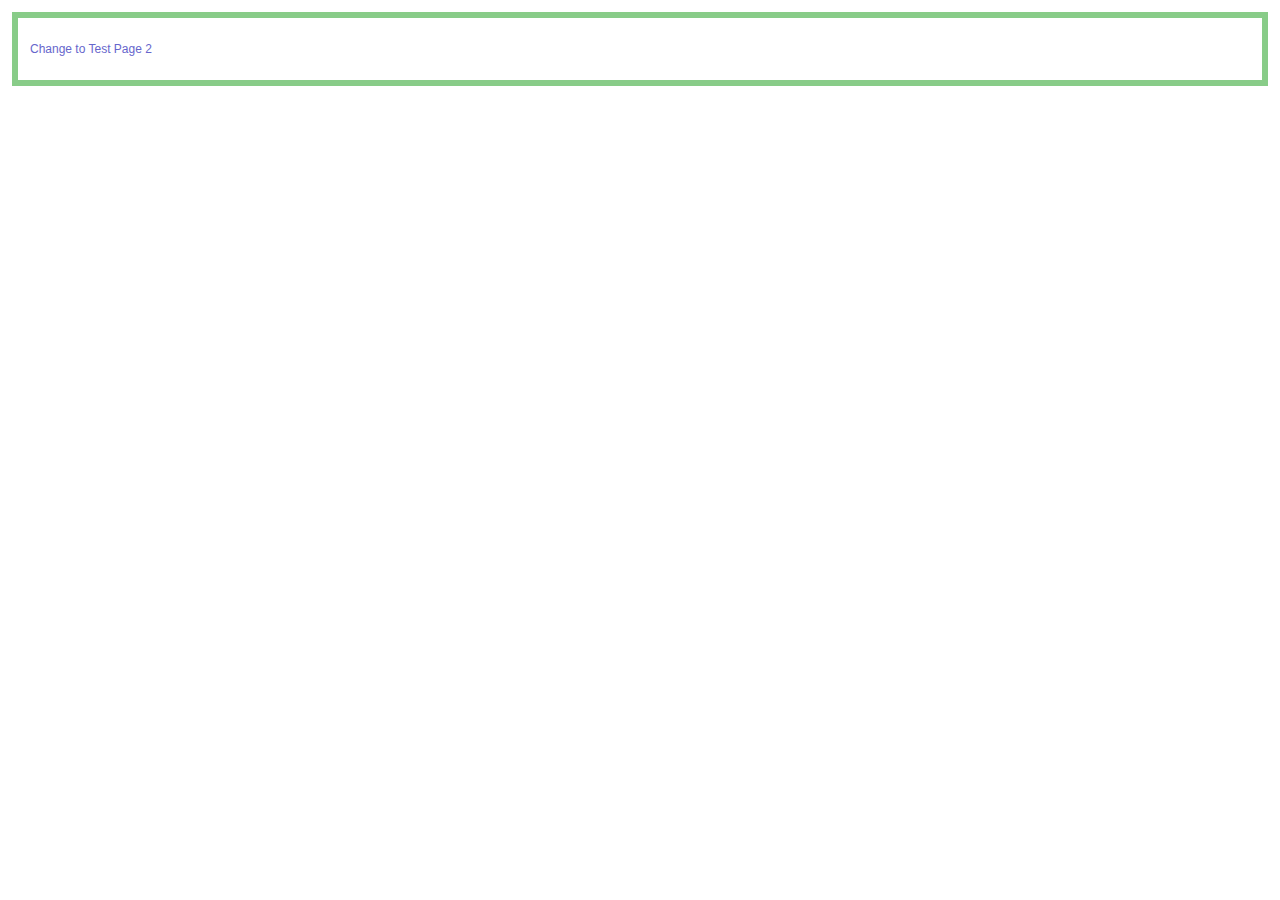
<file: ie/html5shiv-3.7.3/test/iframe.1-1.html>
<!doctype html>
<html>
	<head>
		<meta charset="utf-8">
		<title>Test 1</title>
		<link rel="stylesheet" href="style.css">
		<script src="../src/html5shiv-printshiv.js"></script>
	</head>
	<body>
		<section>
			<p><a href="iframe.1-2.html">Change to Test Page 2</a></p>
		</section>
	</body>
</html>
</file>
<file: ie/html5shiv-3.7.3/test/style.css>
@import url(style.all.css);
@import url(style.print.css);
</file>
<file: css/src/contactUs/yamaha_contactUs.css>
@import url('../all/headBox/headBox.css');
@import url('../all/headBox/headBox_pc.css');
@import url('../all/headBox/headBox_tablet.css');
@import url('../all/headBox/headBox_mobile.css');

@import url('../all/sideBox/sideBox.css');
@import url('../all/sideBox/sideBox_pc.css');

@import url('./contact_adBox/contact_adBox.css');

@import url('./contact_dealers/contact_dealers.css');

@import url('./contact_support/contact_support.css');

@import url('./contact_Ydacc/contact_Ydacc.css');

@import url('./contact/contact.css');

@import url('../all/subBox/subBox.css');
@import url('../all/subBox/subBox_tablet.css');
@import url('../all/subBox/subBox_mobile.css');

@import url('../all/footBox/footBox.css');
@import url('../all/footBox/footBox_tablet.css');
@import url('../all/footBox/footBox_mobile.css');
</file>
<file: css/src/main/main.css>
@import url('../all/headBox/headBox.css');
@import url('../all/headBox/headBox_pc.css');
@import url('../all/headBox/headBox_tablet.css');
@import url('../all/headBox/headBox_mobile.css');

@import url('../all/sideBox/sideBox.css');
@import url('../all/sideBox/sideBox_pc.css');

@import url('./adBox/adBox.css');
@import url('./adBox/adBox_pc.css');
@import url('./adBox/adBox_tablet.css');
@import url('./adBox/adBox_mobile.css');

@import url('./bestBox/bestBox.css');
@import url('./bestBox/bestBox_tablet.css');
@import url('./bestBox/bestBox_mobile.css');

@import url('./specialBox/specialBox.css');
@import url('./specialBox/specialBox_tablet.css');
@import url('./specialBox/specialBox_mobile.css');

@import url('./artistBox/artistBox.css');
@import url('./artistBox/artistBox_pc.css');
@import url('./artistBox/artistBox_tablet.css');
@import url('./artistBox/artistBox_mobile.css');

@import url('./conceptBox/conceptBox.css');
@import url('./conceptBox/conceptBox_tablet.css');
@import url('./conceptBox/conceptBox_mobile.css');

@import url('./snsBox/snsBox.css');

@import url('./eventBox/eventBox.css');
@import url('./eventBox/eventBox_tablet.css');
@import url('./eventBox/eventBox_mobile.css');

@import url('../all/subBox/subBox.css');
@import url('../all/subBox/subBox_tablet.css');
@import url('../all/subBox/subBox_mobile.css');

@import url('../all/footBox/footBox.css');
@import url('../all/footBox/footBox_tablet.css');
@import url('../all/footBox/footBox_mobile.css');
</file>
<file: fontawesome/css/all.css>
/*!
 * Font Awesome Free 5.1.0 by @fontawesome - https://fontawesome.com
 * License - https://fontawesome.com/license (Icons: CC BY 4.0, Fonts: SIL OFL 1.1, Code: MIT License)
 */
.fa,.fab,.fal,.far,.fas{-moz-osx-font-smoothing:grayscale;-webkit-font-smoothing:antialiased;display:inline-block;font-style:normal;font-variant:normal;text-rendering:auto;line-height:1}.fa-lg{font-size:1.33333em;line-height:.75em;vertical-align:-.0667em}.fa-xs{font-size:.75em}.fa-sm{font-size:.875em}.fa-1x{font-size:1em}.fa-2x{font-size:2em}.fa-3x{font-size:3em}.fa-4x{font-size:4em}.fa-5x{font-size:5em}.fa-6x{font-size:6em}.fa-7x{font-size:7em}.fa-8x{font-size:8em}.fa-9x{font-size:9em}.fa-10x{font-size:10em}.fa-fw{text-align:center;width:1.25em}.fa-ul{list-style-type:none;margin-left:2.5em;padding-left:0}.fa-ul>li{position:relative}.fa-li{left:-2em;position:absolute;text-align:center;width:2em;line-height:inherit}.fa-border{border:.08em solid #eee;border-radius:.1em;padding:.2em .25em .15em}.fa-pull-left{float:left}.fa-pull-right{float:right}.fa.fa-pull-left,.fab.fa-pull-left,.fal.fa-pull-left,.far.fa-pull-left,.fas.fa-pull-left{margin-right:.3em}.fa.fa-pull-right,.fab.fa-pull-right,.fal.fa-pull-right,.far.fa-pull-right,.fas.fa-pull-right{margin-left:.3em}.fa-spin{animation:a 2s infinite linear}.fa-pulse{animation:a 1s infinite steps(8)}@keyframes a{0%{transform:rotate(0deg)}to{transform:rotate(1turn)}}.fa-rotate-90{-ms-filter:"progid:DXImageTransform.Microsoft.BasicImage(rotation=1)";transform:rotate(90deg)}.fa-rotate-180{-ms-filter:"progid:DXImageTransform.Microsoft.BasicImage(rotation=2)";transform:rotate(180deg)}.fa-rotate-270{-ms-filter:"progid:DXImageTransform.Microsoft.BasicImage(rotation=3)";transform:rotate(270deg)}.fa-flip-horizontal{-ms-filter:"progid:DXImageTransform.Microsoft.BasicImage(rotation=0, mirror=1)";transform:scaleX(-1)}.fa-flip-vertical{transform:scaleY(-1)}.fa-flip-horizontal.fa-flip-vertical,.fa-flip-vertical{-ms-filter:"progid:DXImageTransform.Microsoft.BasicImage(rotation=2, mirror=1)"}.fa-flip-horizontal.fa-flip-vertical{transform:scale(-1)}:root .fa-flip-horizontal,:root .fa-flip-vertical,:root .fa-rotate-90,:root .fa-rotate-180,:root .fa-rotate-270{-webkit-filter:none;filter:none}.fa-stack{display:inline-block;height:2em;line-height:2em;position:relative;vertical-align:middle;width:2em}.fa-stack-1x,.fa-stack-2x{left:0;position:absolute;text-align:center;width:100%}.fa-stack-1x{line-height:inherit}.fa-stack-2x{font-size:2em}.fa-inverse{color:#fff}.fa-500px:before{content:"\f26e"}.fa-accessible-icon:before{content:"\f368"}.fa-accusoft:before{content:"\f369"}.fa-address-book:before{content:"\f2b9"}.fa-address-card:before{content:"\f2bb"}.fa-adjust:before{content:"\f042"}.fa-adn:before{content:"\f170"}.fa-adversal:before{content:"\f36a"}.fa-affiliatetheme:before{content:"\f36b"}.fa-algolia:before{content:"\f36c"}.fa-align-center:before{content:"\f037"}.fa-align-justify:before{content:"\f039"}.fa-align-left:before{content:"\f036"}.fa-align-right:before{content:"\f038"}.fa-allergies:before{content:"\f461"}.fa-amazon:before{content:"\f270"}.fa-amazon-pay:before{content:"\f42c"}.fa-ambulance:before{content:"\f0f9"}.fa-american-sign-language-interpreting:before{content:"\f2a3"}.fa-amilia:before{content:"\f36d"}.fa-anchor:before{content:"\f13d"}.fa-android:before{content:"\f17b"}.fa-angellist:before{content:"\f209"}.fa-angle-double-down:before{content:"\f103"}.fa-angle-double-left:before{content:"\f100"}.fa-angle-double-right:before{content:"\f101"}.fa-angle-double-up:before{content:"\f102"}.fa-angle-down:before{content:"\f107"}.fa-angle-left:before{content:"\f104"}.fa-angle-right:before{content:"\f105"}.fa-angle-up:before{content:"\f106"}.fa-angry:before{content:"\f556"}.fa-angrycreative:before{content:"\f36e"}.fa-angular:before{content:"\f420"}.fa-app-store:before{content:"\f36f"}.fa-app-store-ios:before{content:"\f370"}.fa-apper:before{content:"\f371"}.fa-apple:before{content:"\f179"}.fa-apple-pay:before{content:"\f415"}.fa-archive:before{content:"\f187"}.fa-archway:before{content:"\f557"}.fa-arrow-alt-circle-down:before{content:"\f358"}.fa-arrow-alt-circle-left:before{content:"\f359"}.fa-arrow-alt-circle-right:before{content:"\f35a"}.fa-arrow-alt-circle-up:before{content:"\f35b"}.fa-arrow-circle-down:before{content:"\f0ab"}.fa-arrow-circle-left:before{content:"\f0a8"}.fa-arrow-circle-right:before{content:"\f0a9"}.fa-arrow-circle-up:before{content:"\f0aa"}.fa-arrow-down:before{content:"\f063"}.fa-arrow-left:before{content:"\f060"}.fa-arrow-right:before{content:"\f061"}.fa-arrow-up:before{content:"\f062"}.fa-arrows-alt:before{content:"\f0b2"}.fa-arrows-alt-h:before{content:"\f337"}.fa-arrows-alt-v:before{content:"\f338"}.fa-assistive-listening-systems:before{content:"\f2a2"}.fa-asterisk:before{content:"\f069"}.fa-asymmetrik:before{content:"\f372"}.fa-at:before{content:"\f1fa"}.fa-atlas:before{content:"\f558"}.fa-audible:before{content:"\f373"}.fa-audio-description:before{content:"\f29e"}.fa-autoprefixer:before{content:"\f41c"}.fa-avianex:before{content:"\f374"}.fa-aviato:before{content:"\f421"}.fa-award:before{content:"\f559"}.fa-aws:before{content:"\f375"}.fa-backspace:before{content:"\f55a"}.fa-backward:before{content:"\f04a"}.fa-balance-scale:before{content:"\f24e"}.fa-ban:before{content:"\f05e"}.fa-band-aid:before{content:"\f462"}.fa-bandcamp:before{content:"\f2d5"}.fa-barcode:before{content:"\f02a"}.fa-bars:before{content:"\f0c9"}.fa-baseball-ball:before{content:"\f433"}.fa-basketball-ball:before{content:"\f434"}.fa-bath:before{content:"\f2cd"}.fa-battery-empty:before{content:"\f244"}.fa-battery-full:before{content:"\f240"}.fa-battery-half:before{content:"\f242"}.fa-battery-quarter:before{content:"\f243"}.fa-battery-three-quarters:before{content:"\f241"}.fa-bed:before{content:"\f236"}.fa-beer:before{content:"\f0fc"}.fa-behance:before{content:"\f1b4"}.fa-behance-square:before{content:"\f1b5"}.fa-bell:before{content:"\f0f3"}.fa-bell-slash:before{content:"\f1f6"}.fa-bezier-curve:before{content:"\f55b"}.fa-bicycle:before{content:"\f206"}.fa-bimobject:before{content:"\f378"}.fa-binoculars:before{content:"\f1e5"}.fa-birthday-cake:before{content:"\f1fd"}.fa-bitbucket:before{content:"\f171"}.fa-bitcoin:before{content:"\f379"}.fa-bity:before{content:"\f37a"}.fa-black-tie:before{content:"\f27e"}.fa-blackberry:before{content:"\f37b"}.fa-blender:before{content:"\f517"}.fa-blind:before{content:"\f29d"}.fa-blogger:before{content:"\f37c"}.fa-blogger-b:before{content:"\f37d"}.fa-bluetooth:before{content:"\f293"}.fa-bluetooth-b:before{content:"\f294"}.fa-bold:before{content:"\f032"}.fa-bolt:before{content:"\f0e7"}.fa-bomb:before{content:"\f1e2"}.fa-bong:before{content:"\f55c"}.fa-book:before{content:"\f02d"}.fa-book-open:before{content:"\f518"}.fa-bookmark:before{content:"\f02e"}.fa-bowling-ball:before{content:"\f436"}.fa-box:before{content:"\f466"}.fa-box-open:before{content:"\f49e"}.fa-boxes:before{content:"\f468"}.fa-braille:before{content:"\f2a1"}.fa-briefcase:before{content:"\f0b1"}.fa-briefcase-medical:before{content:"\f469"}.fa-broadcast-tower:before{content:"\f519"}.fa-broom:before{content:"\f51a"}.fa-brush:before{content:"\f55d"}.fa-btc:before{content:"\f15a"}.fa-bug:before{content:"\f188"}.fa-building:before{content:"\f1ad"}.fa-bullhorn:before{content:"\f0a1"}.fa-bullseye:before{content:"\f140"}.fa-burn:before{content:"\f46a"}.fa-buromobelexperte:before{content:"\f37f"}.fa-bus:before{content:"\f207"}.fa-bus-alt:before{content:"\f55e"}.fa-buysellads:before{content:"\f20d"}.fa-calculator:before{content:"\f1ec"}.fa-calendar:before{content:"\f133"}.fa-calendar-alt:before{content:"\f073"}.fa-calendar-check:before{content:"\f274"}.fa-calendar-minus:before{content:"\f272"}.fa-calendar-plus:before{content:"\f271"}.fa-calendar-times:before{content:"\f273"}.fa-camera:before{content:"\f030"}.fa-camera-retro:before{content:"\f083"}.fa-cannabis:before{content:"\f55f"}.fa-capsules:before{content:"\f46b"}.fa-car:before{content:"\f1b9"}.fa-caret-down:before{content:"\f0d7"}.fa-caret-left:before{content:"\f0d9"}.fa-caret-right:before{content:"\f0da"}.fa-caret-square-down:before{content:"\f150"}.fa-caret-square-left:before{content:"\f191"}.fa-caret-square-right:before{content:"\f152"}.fa-caret-square-up:before{content:"\f151"}.fa-caret-up:before{content:"\f0d8"}.fa-cart-arrow-down:before{content:"\f218"}.fa-cart-plus:before{content:"\f217"}.fa-cc-amazon-pay:before{content:"\f42d"}.fa-cc-amex:before{content:"\f1f3"}.fa-cc-apple-pay:before{content:"\f416"}.fa-cc-diners-club:before{content:"\f24c"}.fa-cc-discover:before{content:"\f1f2"}.fa-cc-jcb:before{content:"\f24b"}.fa-cc-mastercard:before{content:"\f1f1"}.fa-cc-paypal:before{content:"\f1f4"}.fa-cc-stripe:before{content:"\f1f5"}.fa-cc-visa:before{content:"\f1f0"}.fa-centercode:before{content:"\f380"}.fa-certificate:before{content:"\f0a3"}.fa-chalkboard:before{content:"\f51b"}.fa-chalkboard-teacher:before{content:"\f51c"}.fa-chart-area:before{content:"\f1fe"}.fa-chart-bar:before{content:"\f080"}.fa-chart-line:before{content:"\f201"}.fa-chart-pie:before{content:"\f200"}.fa-check:before{content:"\f00c"}.fa-check-circle:before{content:"\f058"}.fa-check-double:before{content:"\f560"}.fa-check-square:before{content:"\f14a"}.fa-chess:before{content:"\f439"}.fa-chess-bishop:before{content:"\f43a"}.fa-chess-board:before{content:"\f43c"}.fa-chess-king:before{content:"\f43f"}.fa-chess-knight:before{content:"\f441"}.fa-chess-pawn:before{content:"\f443"}.fa-chess-queen:before{content:"\f445"}.fa-chess-rook:before{content:"\f447"}.fa-chevron-circle-down:before{content:"\f13a"}.fa-chevron-circle-left:before{content:"\f137"}.fa-chevron-circle-right:before{content:"\f138"}.fa-chevron-circle-up:before{content:"\f139"}.fa-chevron-down:before{content:"\f078"}.fa-chevron-left:before{content:"\f053"}.fa-chevron-right:before{content:"\f054"}.fa-chevron-up:before{content:"\f077"}.fa-child:before{content:"\f1ae"}.fa-chrome:before{content:"\f268"}.fa-church:before{content:"\f51d"}.fa-circle:before{content:"\f111"}.fa-circle-notch:before{content:"\f1ce"}.fa-clipboard:before{content:"\f328"}.fa-clipboard-check:before{content:"\f46c"}.fa-clipboard-list:before{content:"\f46d"}.fa-clock:before{content:"\f017"}.fa-clone:before{content:"\f24d"}.fa-closed-captioning:before{content:"\f20a"}.fa-cloud:before{content:"\f0c2"}.fa-cloud-download-alt:before{content:"\f381"}.fa-cloud-upload-alt:before{content:"\f382"}.fa-cloudscale:before{content:"\f383"}.fa-cloudsmith:before{content:"\f384"}.fa-cloudversify:before{content:"\f385"}.fa-cocktail:before{content:"\f561"}.fa-code:before{content:"\f121"}.fa-code-branch:before{content:"\f126"}.fa-codepen:before{content:"\f1cb"}.fa-codiepie:before{content:"\f284"}.fa-coffee:before{content:"\f0f4"}.fa-cog:before{content:"\f013"}.fa-cogs:before{content:"\f085"}.fa-coins:before{content:"\f51e"}.fa-columns:before{content:"\f0db"}.fa-comment:before{content:"\f075"}.fa-comment-alt:before{content:"\f27a"}.fa-comment-dots:before{content:"\f4ad"}.fa-comment-slash:before{content:"\f4b3"}.fa-comments:before{content:"\f086"}.fa-compact-disc:before{content:"\f51f"}.fa-compass:before{content:"\f14e"}.fa-compress:before{content:"\f066"}.fa-concierge-bell:before{content:"\f562"}.fa-connectdevelop:before{content:"\f20e"}.fa-contao:before{content:"\f26d"}.fa-cookie:before{content:"\f563"}.fa-cookie-bite:before{content:"\f564"}.fa-copy:before{content:"\f0c5"}.fa-copyright:before{content:"\f1f9"}.fa-couch:before{content:"\f4b8"}.fa-cpanel:before{content:"\f388"}.fa-creative-commons:before{content:"\f25e"}.fa-creative-commons-by:before{content:"\f4e7"}.fa-creative-commons-nc:before{content:"\f4e8"}.fa-creative-commons-nc-eu:before{content:"\f4e9"}.fa-creative-commons-nc-jp:before{content:"\f4ea"}.fa-creative-commons-nd:before{content:"\f4eb"}.fa-creative-commons-pd:before{content:"\f4ec"}.fa-creative-commons-pd-alt:before{content:"\f4ed"}.fa-creative-commons-remix:before{content:"\f4ee"}.fa-creative-commons-sa:before{content:"\f4ef"}.fa-creative-commons-sampling:before{content:"\f4f0"}.fa-creative-commons-sampling-plus:before{content:"\f4f1"}.fa-creative-commons-share:before{content:"\f4f2"}.fa-credit-card:before{content:"\f09d"}.fa-crop:before{content:"\f125"}.fa-crop-alt:before{content:"\f565"}.fa-crosshairs:before{content:"\f05b"}.fa-crow:before{content:"\f520"}.fa-crown:before{content:"\f521"}.fa-css3:before{content:"\f13c"}.fa-css3-alt:before{content:"\f38b"}.fa-cube:before{content:"\f1b2"}.fa-cubes:before{content:"\f1b3"}.fa-cut:before{content:"\f0c4"}.fa-cuttlefish:before{content:"\f38c"}.fa-d-and-d:before{content:"\f38d"}.fa-dashcube:before{content:"\f210"}.fa-database:before{content:"\f1c0"}.fa-deaf:before{content:"\f2a4"}.fa-delicious:before{content:"\f1a5"}.fa-deploydog:before{content:"\f38e"}.fa-deskpro:before{content:"\f38f"}.fa-desktop:before{content:"\f108"}.fa-deviantart:before{content:"\f1bd"}.fa-diagnoses:before{content:"\f470"}.fa-dice:before{content:"\f522"}.fa-dice-five:before{content:"\f523"}.fa-dice-four:before{content:"\f524"}.fa-dice-one:before{content:"\f525"}.fa-dice-six:before{content:"\f526"}.fa-dice-three:before{content:"\f527"}.fa-dice-two:before{content:"\f528"}.fa-digg:before{content:"\f1a6"}.fa-digital-ocean:before{content:"\f391"}.fa-digital-tachograph:before{content:"\f566"}.fa-discord:before{content:"\f392"}.fa-discourse:before{content:"\f393"}.fa-divide:before{content:"\f529"}.fa-dizzy:before{content:"\f567"}.fa-dna:before{content:"\f471"}.fa-dochub:before{content:"\f394"}.fa-docker:before{content:"\f395"}.fa-dollar-sign:before{content:"\f155"}.fa-dolly:before{content:"\f472"}.fa-dolly-flatbed:before{content:"\f474"}.fa-donate:before{content:"\f4b9"}.fa-door-closed:before{content:"\f52a"}.fa-door-open:before{content:"\f52b"}.fa-dot-circle:before{content:"\f192"}.fa-dove:before{content:"\f4ba"}.fa-download:before{content:"\f019"}.fa-draft2digital:before{content:"\f396"}.fa-drafting-compass:before{content:"\f568"}.fa-dribbble:before{content:"\f17d"}.fa-dribbble-square:before{content:"\f397"}.fa-dropbox:before{content:"\f16b"}.fa-drum:before{content:"\f569"}.fa-drum-steelpan:before{content:"\f56a"}.fa-drupal:before{content:"\f1a9"}.fa-dumbbell:before{content:"\f44b"}.fa-dyalog:before{content:"\f399"}.fa-earlybirds:before{content:"\f39a"}.fa-ebay:before{content:"\f4f4"}.fa-edge:before{content:"\f282"}.fa-edit:before{content:"\f044"}.fa-eject:before{content:"\f052"}.fa-elementor:before{content:"\f430"}.fa-ellipsis-h:before{content:"\f141"}.fa-ellipsis-v:before{content:"\f142"}.fa-ember:before{content:"\f423"}.fa-empire:before{content:"\f1d1"}.fa-envelope:before{content:"\f0e0"}.fa-envelope-open:before{content:"\f2b6"}.fa-envelope-square:before{content:"\f199"}.fa-envira:before{content:"\f299"}.fa-equals:before{content:"\f52c"}.fa-eraser:before{content:"\f12d"}.fa-erlang:before{content:"\f39d"}.fa-ethereum:before{content:"\f42e"}.fa-etsy:before{content:"\f2d7"}.fa-euro-sign:before{content:"\f153"}.fa-exchange-alt:before{content:"\f362"}.fa-exclamation:before{content:"\f12a"}.fa-exclamation-circle:before{content:"\f06a"}.fa-exclamation-triangle:before{content:"\f071"}.fa-expand:before{content:"\f065"}.fa-expand-arrows-alt:before{content:"\f31e"}.fa-expeditedssl:before{content:"\f23e"}.fa-external-link-alt:before{content:"\f35d"}.fa-external-link-square-alt:before{content:"\f360"}.fa-eye:before{content:"\f06e"}.fa-eye-dropper:before{content:"\f1fb"}.fa-eye-slash:before{content:"\f070"}.fa-facebook:before{content:"\f09a"}.fa-facebook-f:before{content:"\f39e"}.fa-facebook-messenger:before{content:"\f39f"}.fa-facebook-square:before{content:"\f082"}.fa-fast-backward:before{content:"\f049"}.fa-fast-forward:before{content:"\f050"}.fa-fax:before{content:"\f1ac"}.fa-feather:before{content:"\f52d"}.fa-feather-alt:before{content:"\f56b"}.fa-female:before{content:"\f182"}.fa-fighter-jet:before{content:"\f0fb"}.fa-file:before{content:"\f15b"}.fa-file-alt:before{content:"\f15c"}.fa-file-archive:before{content:"\f1c6"}.fa-file-audio:before{content:"\f1c7"}.fa-file-code:before{content:"\f1c9"}.fa-file-contract:before{content:"\f56c"}.fa-file-download:before{content:"\f56d"}.fa-file-excel:before{content:"\f1c3"}.fa-file-export:before{content:"\f56e"}.fa-file-image:before{content:"\f1c5"}.fa-file-import:before{content:"\f56f"}.fa-file-invoice:before{content:"\f570"}.fa-file-invoice-dollar:before{content:"\f571"}.fa-file-medical:before{content:"\f477"}.fa-file-medical-alt:before{content:"\f478"}.fa-file-pdf:before{content:"\f1c1"}.fa-file-powerpoint:before{content:"\f1c4"}.fa-file-prescription:before{content:"\f572"}.fa-file-signature:before{content:"\f573"}.fa-file-upload:before{content:"\f574"}.fa-file-video:before{content:"\f1c8"}.fa-file-word:before{content:"\f1c2"}.fa-fill:before{content:"\f575"}.fa-fill-drip:before{content:"\f576"}.fa-film:before{content:"\f008"}.fa-filter:before{content:"\f0b0"}.fa-fingerprint:before{content:"\f577"}.fa-fire:before{content:"\f06d"}.fa-fire-extinguisher:before{content:"\f134"}.fa-firefox:before{content:"\f269"}.fa-first-aid:before{content:"\f479"}.fa-first-order:before{content:"\f2b0"}.fa-first-order-alt:before{content:"\f50a"}.fa-firstdraft:before{content:"\f3a1"}.fa-fish:before{content:"\f578"}.fa-flag:before{content:"\f024"}.fa-flag-checkered:before{content:"\f11e"}.fa-flask:before{content:"\f0c3"}.fa-flickr:before{content:"\f16e"}.fa-flipboard:before{content:"\f44d"}.fa-flushed:before{content:"\f579"}.fa-fly:before{content:"\f417"}.fa-folder:before{content:"\f07b"}.fa-folder-open:before{content:"\f07c"}.fa-font:before{content:"\f031"}.fa-font-awesome:before{content:"\f2b4"}.fa-font-awesome-alt:before{content:"\f35c"}.fa-font-awesome-flag:before{content:"\f425"}.fa-font-awesome-logo-full:before{content:"\f4e6"}.fa-fonticons:before{content:"\f280"}.fa-fonticons-fi:before{content:"\f3a2"}.fa-football-ball:before{content:"\f44e"}.fa-fort-awesome:before{content:"\f286"}.fa-fort-awesome-alt:before{content:"\f3a3"}.fa-forumbee:before{content:"\f211"}.fa-forward:before{content:"\f04e"}.fa-foursquare:before{content:"\f180"}.fa-free-code-camp:before{content:"\f2c5"}.fa-freebsd:before{content:"\f3a4"}.fa-frog:before{content:"\f52e"}.fa-frown:before{content:"\f119"}.fa-frown-open:before{content:"\f57a"}.fa-fulcrum:before{content:"\f50b"}.fa-futbol:before{content:"\f1e3"}.fa-galactic-republic:before{content:"\f50c"}.fa-galactic-senate:before{content:"\f50d"}.fa-gamepad:before{content:"\f11b"}.fa-gas-pump:before{content:"\f52f"}.fa-gavel:before{content:"\f0e3"}.fa-gem:before{content:"\f3a5"}.fa-genderless:before{content:"\f22d"}.fa-get-pocket:before{content:"\f265"}.fa-gg:before{content:"\f260"}.fa-gg-circle:before{content:"\f261"}.fa-gift:before{content:"\f06b"}.fa-git:before{content:"\f1d3"}.fa-git-square:before{content:"\f1d2"}.fa-github:before{content:"\f09b"}.fa-github-alt:before{content:"\f113"}.fa-github-square:before{content:"\f092"}.fa-gitkraken:before{content:"\f3a6"}.fa-gitlab:before{content:"\f296"}.fa-gitter:before{content:"\f426"}.fa-glass-martini:before{content:"\f000"}.fa-glass-martini-alt:before{content:"\f57b"}.fa-glasses:before{content:"\f530"}.fa-glide:before{content:"\f2a5"}.fa-glide-g:before{content:"\f2a6"}.fa-globe:before{content:"\f0ac"}.fa-globe-africa:before{content:"\f57c"}.fa-globe-americas:before{content:"\f57d"}.fa-globe-asia:before{content:"\f57e"}.fa-gofore:before{content:"\f3a7"}.fa-golf-ball:before{content:"\f450"}.fa-goodreads:before{content:"\f3a8"}.fa-goodreads-g:before{content:"\f3a9"}.fa-google:before{content:"\f1a0"}.fa-google-drive:before{content:"\f3aa"}.fa-google-play:before{content:"\f3ab"}.fa-google-plus:before{content:"\f2b3"}.fa-google-plus-g:before{content:"\f0d5"}.fa-google-plus-square:before{content:"\f0d4"}.fa-google-wallet:before{content:"\f1ee"}.fa-graduation-cap:before{content:"\f19d"}.fa-gratipay:before{content:"\f184"}.fa-grav:before{content:"\f2d6"}.fa-greater-than:before{content:"\f531"}.fa-greater-than-equal:before{content:"\f532"}.fa-grimace:before{content:"\f57f"}.fa-grin:before{content:"\f580"}.fa-grin-alt:before{content:"\f581"}.fa-grin-beam:before{content:"\f582"}.fa-grin-beam-sweat:before{content:"\f583"}.fa-grin-hearts:before{content:"\f584"}.fa-grin-squint:before{content:"\f585"}.fa-grin-squint-tears:before{content:"\f586"}.fa-grin-stars:before{content:"\f587"}.fa-grin-tears:before{content:"\f588"}.fa-grin-tongue:before{content:"\f589"}.fa-grin-tongue-squint:before{content:"\f58a"}.fa-grin-tongue-wink:before{content:"\f58b"}.fa-grin-wink:before{content:"\f58c"}.fa-grip-horizontal:before{content:"\f58d"}.fa-grip-vertical:before{content:"\f58e"}.fa-gripfire:before{content:"\f3ac"}.fa-grunt:before{content:"\f3ad"}.fa-gulp:before{content:"\f3ae"}.fa-h-square:before{content:"\f0fd"}.fa-hacker-news:before{content:"\f1d4"}.fa-hacker-news-square:before{content:"\f3af"}.fa-hand-holding:before{content:"\f4bd"}.fa-hand-holding-heart:before{content:"\f4be"}.fa-hand-holding-usd:before{content:"\f4c0"}.fa-hand-lizard:before{content:"\f258"}.fa-hand-paper:before{content:"\f256"}.fa-hand-peace:before{content:"\f25b"}.fa-hand-point-down:before{content:"\f0a7"}.fa-hand-point-left:before{content:"\f0a5"}.fa-hand-point-right:before{content:"\f0a4"}.fa-hand-point-up:before{content:"\f0a6"}.fa-hand-pointer:before{content:"\f25a"}.fa-hand-rock:before{content:"\f255"}.fa-hand-scissors:before{content:"\f257"}.fa-hand-spock:before{content:"\f259"}.fa-hands:before{content:"\f4c2"}.fa-hands-helping:before{content:"\f4c4"}.fa-handshake:before{content:"\f2b5"}.fa-hashtag:before{content:"\f292"}.fa-hdd:before{content:"\f0a0"}.fa-heading:before{content:"\f1dc"}.fa-headphones:before{content:"\f025"}.fa-headphones-alt:before{content:"\f58f"}.fa-headset:before{content:"\f590"}.fa-heart:before{content:"\f004"}.fa-heartbeat:before{content:"\f21e"}.fa-helicopter:before{content:"\f533"}.fa-highlighter:before{content:"\f591"}.fa-hips:before{content:"\f452"}.fa-hire-a-helper:before{content:"\f3b0"}.fa-history:before{content:"\f1da"}.fa-hockey-puck:before{content:"\f453"}.fa-home:before{content:"\f015"}.fa-hooli:before{content:"\f427"}.fa-hornbill:before{content:"\f592"}.fa-hospital:before{content:"\f0f8"}.fa-hospital-alt:before{content:"\f47d"}.fa-hospital-symbol:before{content:"\f47e"}.fa-hot-tub:before{content:"\f593"}.fa-hotel:before{content:"\f594"}.fa-hotjar:before{content:"\f3b1"}.fa-hourglass:before{content:"\f254"}.fa-hourglass-end:before{content:"\f253"}.fa-hourglass-half:before{content:"\f252"}.fa-hourglass-start:before{content:"\f251"}.fa-houzz:before{content:"\f27c"}.fa-html5:before{content:"\f13b"}.fa-hubspot:before{content:"\f3b2"}.fa-i-cursor:before{content:"\f246"}.fa-id-badge:before{content:"\f2c1"}.fa-id-card:before{content:"\f2c2"}.fa-id-card-alt:before{content:"\f47f"}.fa-image:before{content:"\f03e"}.fa-images:before{content:"\f302"}.fa-imdb:before{content:"\f2d8"}.fa-inbox:before{content:"\f01c"}.fa-indent:before{content:"\f03c"}.fa-industry:before{content:"\f275"}.fa-infinity:before{content:"\f534"}.fa-info:before{content:"\f129"}.fa-info-circle:before{content:"\f05a"}.fa-instagram:before{content:"\f16d"}.fa-internet-explorer:before{content:"\f26b"}.fa-ioxhost:before{content:"\f208"}.fa-italic:before{content:"\f033"}.fa-itunes:before{content:"\f3b4"}.fa-itunes-note:before{content:"\f3b5"}.fa-java:before{content:"\f4e4"}.fa-jedi-order:before{content:"\f50e"}.fa-jenkins:before{content:"\f3b6"}.fa-joget:before{content:"\f3b7"}.fa-joint:before{content:"\f595"}.fa-joomla:before{content:"\f1aa"}.fa-js:before{content:"\f3b8"}.fa-js-square:before{content:"\f3b9"}.fa-jsfiddle:before{content:"\f1cc"}.fa-key:before{content:"\f084"}.fa-keybase:before{content:"\f4f5"}.fa-keyboard:before{content:"\f11c"}.fa-keycdn:before{content:"\f3ba"}.fa-kickstarter:before{content:"\f3bb"}.fa-kickstarter-k:before{content:"\f3bc"}.fa-kiss:before{content:"\f596"}.fa-kiss-beam:before{content:"\f597"}.fa-kiss-wink-heart:before{content:"\f598"}.fa-kiwi-bird:before{content:"\f535"}.fa-korvue:before{content:"\f42f"}.fa-language:before{content:"\f1ab"}.fa-laptop:before{content:"\f109"}.fa-laravel:before{content:"\f3bd"}.fa-lastfm:before{content:"\f202"}.fa-lastfm-square:before{content:"\f203"}.fa-laugh:before{content:"\f599"}.fa-laugh-beam:before{content:"\f59a"}.fa-laugh-squint:before{content:"\f59b"}.fa-laugh-wink:before{content:"\f59c"}.fa-leaf:before{content:"\f06c"}.fa-leanpub:before{content:"\f212"}.fa-lemon:before{content:"\f094"}.fa-less:before{content:"\f41d"}.fa-less-than:before{content:"\f536"}.fa-less-than-equal:before{content:"\f537"}.fa-level-down-alt:before{content:"\f3be"}.fa-level-up-alt:before{content:"\f3bf"}.fa-life-ring:before{content:"\f1cd"}.fa-lightbulb:before{content:"\f0eb"}.fa-line:before{content:"\f3c0"}.fa-link:before{content:"\f0c1"}.fa-linkedin:before{content:"\f08c"}.fa-linkedin-in:before{content:"\f0e1"}.fa-linode:before{content:"\f2b8"}.fa-linux:before{content:"\f17c"}.fa-lira-sign:before{content:"\f195"}.fa-list:before{content:"\f03a"}.fa-list-alt:before{content:"\f022"}.fa-list-ol:before{content:"\f0cb"}.fa-list-ul:before{content:"\f0ca"}.fa-location-arrow:before{content:"\f124"}.fa-lock:before{content:"\f023"}.fa-lock-open:before{content:"\f3c1"}.fa-long-arrow-alt-down:before{content:"\f309"}.fa-long-arrow-alt-left:before{content:"\f30a"}.fa-long-arrow-alt-right:before{content:"\f30b"}.fa-long-arrow-alt-up:before{content:"\f30c"}.fa-low-vision:before{content:"\f2a8"}.fa-luggage-cart:before{content:"\f59d"}.fa-lyft:before{content:"\f3c3"}.fa-magento:before{content:"\f3c4"}.fa-magic:before{content:"\f0d0"}.fa-magnet:before{content:"\f076"}.fa-mailchimp:before{content:"\f59e"}.fa-male:before{content:"\f183"}.fa-mandalorian:before{content:"\f50f"}.fa-map:before{content:"\f279"}.fa-map-marked:before{content:"\f59f"}.fa-map-marked-alt:before{content:"\f5a0"}.fa-map-marker:before{content:"\f041"}.fa-map-marker-alt:before{content:"\f3c5"}.fa-map-pin:before{content:"\f276"}.fa-map-signs:before{content:"\f277"}.fa-marker:before{content:"\f5a1"}.fa-mars:before{content:"\f222"}.fa-mars-double:before{content:"\f227"}.fa-mars-stroke:before{content:"\f229"}.fa-mars-stroke-h:before{content:"\f22b"}.fa-mars-stroke-v:before{content:"\f22a"}.fa-mastodon:before{content:"\f4f6"}.fa-maxcdn:before{content:"\f136"}.fa-medal:before{content:"\f5a2"}.fa-medapps:before{content:"\f3c6"}.fa-medium:before{content:"\f23a"}.fa-medium-m:before{content:"\f3c7"}.fa-medkit:before{content:"\f0fa"}.fa-medrt:before{content:"\f3c8"}.fa-meetup:before{content:"\f2e0"}.fa-megaport:before{content:"\f5a3"}.fa-meh:before{content:"\f11a"}.fa-meh-blank:before{content:"\f5a4"}.fa-meh-rolling-eyes:before{content:"\f5a5"}.fa-memory:before{content:"\f538"}.fa-mercury:before{content:"\f223"}.fa-microchip:before{content:"\f2db"}.fa-microphone:before{content:"\f130"}.fa-microphone-alt:before{content:"\f3c9"}.fa-microphone-alt-slash:before{content:"\f539"}.fa-microphone-slash:before{content:"\f131"}.fa-microsoft:before{content:"\f3ca"}.fa-minus:before{content:"\f068"}.fa-minus-circle:before{content:"\f056"}.fa-minus-square:before{content:"\f146"}.fa-mix:before{content:"\f3cb"}.fa-mixcloud:before{content:"\f289"}.fa-mizuni:before{content:"\f3cc"}.fa-mobile:before{content:"\f10b"}.fa-mobile-alt:before{content:"\f3cd"}.fa-modx:before{content:"\f285"}.fa-monero:before{content:"\f3d0"}.fa-money-bill:before{content:"\f0d6"}.fa-money-bill-alt:before{content:"\f3d1"}.fa-money-bill-wave:before{content:"\f53a"}.fa-money-bill-wave-alt:before{content:"\f53b"}.fa-money-check:before{content:"\f53c"}.fa-money-check-alt:before{content:"\f53d"}.fa-monument:before{content:"\f5a6"}.fa-moon:before{content:"\f186"}.fa-mortar-pestle:before{content:"\f5a7"}.fa-motorcycle:before{content:"\f21c"}.fa-mouse-pointer:before{content:"\f245"}.fa-music:before{content:"\f001"}.fa-napster:before{content:"\f3d2"}.fa-neuter:before{content:"\f22c"}.fa-newspaper:before{content:"\f1ea"}.fa-nimblr:before{content:"\f5a8"}.fa-nintendo-switch:before{content:"\f418"}.fa-node:before{content:"\f419"}.fa-node-js:before{content:"\f3d3"}.fa-not-equal:before{content:"\f53e"}.fa-notes-medical:before{content:"\f481"}.fa-npm:before{content:"\f3d4"}.fa-ns8:before{content:"\f3d5"}.fa-nutritionix:before{content:"\f3d6"}.fa-object-group:before{content:"\f247"}.fa-object-ungroup:before{content:"\f248"}.fa-odnoklassniki:before{content:"\f263"}.fa-odnoklassniki-square:before{content:"\f264"}.fa-old-republic:before{content:"\f510"}.fa-opencart:before{content:"\f23d"}.fa-openid:before{content:"\f19b"}.fa-opera:before{content:"\f26a"}.fa-optin-monster:before{content:"\f23c"}.fa-osi:before{content:"\f41a"}.fa-outdent:before{content:"\f03b"}.fa-page4:before{content:"\f3d7"}.fa-pagelines:before{content:"\f18c"}.fa-paint-brush:before{content:"\f1fc"}.fa-paint-roller:before{content:"\f5aa"}.fa-palette:before{content:"\f53f"}.fa-palfed:before{content:"\f3d8"}.fa-pallet:before{content:"\f482"}.fa-paper-plane:before{content:"\f1d8"}.fa-paperclip:before{content:"\f0c6"}.fa-parachute-box:before{content:"\f4cd"}.fa-paragraph:before{content:"\f1dd"}.fa-parking:before{content:"\f540"}.fa-passport:before{content:"\f5ab"}.fa-paste:before{content:"\f0ea"}.fa-patreon:before{content:"\f3d9"}.fa-pause:before{content:"\f04c"}.fa-pause-circle:before{content:"\f28b"}.fa-paw:before{content:"\f1b0"}.fa-paypal:before{content:"\f1ed"}.fa-pen:before{content:"\f304"}.fa-pen-alt:before{content:"\f305"}.fa-pen-fancy:before{content:"\f5ac"}.fa-pen-nib:before{content:"\f5ad"}.fa-pen-square:before{content:"\f14b"}.fa-pencil-alt:before{content:"\f303"}.fa-pencil-ruler:before{content:"\f5ae"}.fa-people-carry:before{content:"\f4ce"}.fa-percent:before{content:"\f295"}.fa-percentage:before{content:"\f541"}.fa-periscope:before{content:"\f3da"}.fa-phabricator:before{content:"\f3db"}.fa-phoenix-framework:before{content:"\f3dc"}.fa-phoenix-squadron:before{content:"\f511"}.fa-phone:before{content:"\f095"}.fa-phone-slash:before{content:"\f3dd"}.fa-phone-square:before{content:"\f098"}.fa-phone-volume:before{content:"\f2a0"}.fa-php:before{content:"\f457"}.fa-pied-piper:before{content:"\f2ae"}.fa-pied-piper-alt:before{content:"\f1a8"}.fa-pied-piper-hat:before{content:"\f4e5"}.fa-pied-piper-pp:before{content:"\f1a7"}.fa-piggy-bank:before{content:"\f4d3"}.fa-pills:before{content:"\f484"}.fa-pinterest:before{content:"\f0d2"}.fa-pinterest-p:before{content:"\f231"}.fa-pinterest-square:before{content:"\f0d3"}.fa-plane:before{content:"\f072"}.fa-plane-arrival:before{content:"\f5af"}.fa-plane-departure:before{content:"\f5b0"}.fa-play:before{content:"\f04b"}.fa-play-circle:before{content:"\f144"}.fa-playstation:before{content:"\f3df"}.fa-plug:before{content:"\f1e6"}.fa-plus:before{content:"\f067"}.fa-plus-circle:before{content:"\f055"}.fa-plus-square:before{content:"\f0fe"}.fa-podcast:before{content:"\f2ce"}.fa-poo:before{content:"\f2fe"}.fa-portrait:before{content:"\f3e0"}.fa-pound-sign:before{content:"\f154"}.fa-power-off:before{content:"\f011"}.fa-prescription:before{content:"\f5b1"}.fa-prescription-bottle:before{content:"\f485"}.fa-prescription-bottle-alt:before{content:"\f486"}.fa-print:before{content:"\f02f"}.fa-procedures:before{content:"\f487"}.fa-product-hunt:before{content:"\f288"}.fa-project-diagram:before{content:"\f542"}.fa-pushed:before{content:"\f3e1"}.fa-puzzle-piece:before{content:"\f12e"}.fa-python:before{content:"\f3e2"}.fa-qq:before{content:"\f1d6"}.fa-qrcode:before{content:"\f029"}.fa-question:before{content:"\f128"}.fa-question-circle:before{content:"\f059"}.fa-quidditch:before{content:"\f458"}.fa-quinscape:before{content:"\f459"}.fa-quora:before{content:"\f2c4"}.fa-quote-left:before{content:"\f10d"}.fa-quote-right:before{content:"\f10e"}.fa-r-project:before{content:"\f4f7"}.fa-random:before{content:"\f074"}.fa-ravelry:before{content:"\f2d9"}.fa-react:before{content:"\f41b"}.fa-readme:before{content:"\f4d5"}.fa-rebel:before{content:"\f1d0"}.fa-receipt:before{content:"\f543"}.fa-recycle:before{content:"\f1b8"}.fa-red-river:before{content:"\f3e3"}.fa-reddit:before{content:"\f1a1"}.fa-reddit-alien:before{content:"\f281"}.fa-reddit-square:before{content:"\f1a2"}.fa-redo:before{content:"\f01e"}.fa-redo-alt:before{content:"\f2f9"}.fa-registered:before{content:"\f25d"}.fa-rendact:before{content:"\f3e4"}.fa-renren:before{content:"\f18b"}.fa-reply:before{content:"\f3e5"}.fa-reply-all:before{content:"\f122"}.fa-replyd:before{content:"\f3e6"}.fa-researchgate:before{content:"\f4f8"}.fa-resolving:before{content:"\f3e7"}.fa-retweet:before{content:"\f079"}.fa-ribbon:before{content:"\f4d6"}.fa-road:before{content:"\f018"}.fa-robot:before{content:"\f544"}.fa-rocket:before{content:"\f135"}.fa-rocketchat:before{content:"\f3e8"}.fa-rockrms:before{content:"\f3e9"}.fa-rss:before{content:"\f09e"}.fa-rss-square:before{content:"\f143"}.fa-ruble-sign:before{content:"\f158"}.fa-ruler:before{content:"\f545"}.fa-ruler-combined:before{content:"\f546"}.fa-ruler-horizontal:before{content:"\f547"}.fa-ruler-vertical:before{content:"\f548"}.fa-rupee-sign:before{content:"\f156"}.fa-sad-cry:before{content:"\f5b3"}.fa-sad-tear:before{content:"\f5b4"}.fa-safari:before{content:"\f267"}.fa-sass:before{content:"\f41e"}.fa-save:before{content:"\f0c7"}.fa-schlix:before{content:"\f3ea"}.fa-school:before{content:"\f549"}.fa-screwdriver:before{content:"\f54a"}.fa-scribd:before{content:"\f28a"}.fa-search:before{content:"\f002"}.fa-search-minus:before{content:"\f010"}.fa-search-plus:before{content:"\f00e"}.fa-searchengin:before{content:"\f3eb"}.fa-seedling:before{content:"\f4d8"}.fa-sellcast:before{content:"\f2da"}.fa-sellsy:before{content:"\f213"}.fa-server:before{content:"\f233"}.fa-servicestack:before{content:"\f3ec"}.fa-share:before{content:"\f064"}.fa-share-alt:before{content:"\f1e0"}.fa-share-alt-square:before{content:"\f1e1"}.fa-share-square:before{content:"\f14d"}.fa-shekel-sign:before{content:"\f20b"}.fa-shield-alt:before{content:"\f3ed"}.fa-ship:before{content:"\f21a"}.fa-shipping-fast:before{content:"\f48b"}.fa-shirtsinbulk:before{content:"\f214"}.fa-shoe-prints:before{content:"\f54b"}.fa-shopping-bag:before{content:"\f290"}.fa-shopping-basket:before{content:"\f291"}.fa-shopping-cart:before{content:"\f07a"}.fa-shopware:before{content:"\f5b5"}.fa-shower:before{content:"\f2cc"}.fa-shuttle-van:before{content:"\f5b6"}.fa-sign:before{content:"\f4d9"}.fa-sign-in-alt:before{content:"\f2f6"}.fa-sign-language:before{content:"\f2a7"}.fa-sign-out-alt:before{content:"\f2f5"}.fa-signal:before{content:"\f012"}.fa-signature:before{content:"\f5b7"}.fa-simplybuilt:before{content:"\f215"}.fa-sistrix:before{content:"\f3ee"}.fa-sitemap:before{content:"\f0e8"}.fa-sith:before{content:"\f512"}.fa-skull:before{content:"\f54c"}.fa-skyatlas:before{content:"\f216"}.fa-skype:before{content:"\f17e"}.fa-slack:before{content:"\f198"}.fa-slack-hash:before{content:"\f3ef"}.fa-sliders-h:before{content:"\f1de"}.fa-slideshare:before{content:"\f1e7"}.fa-smile:before{content:"\f118"}.fa-smile-beam:before{content:"\f5b8"}.fa-smile-wink:before{content:"\f4da"}.fa-smoking:before{content:"\f48d"}.fa-smoking-ban:before{content:"\f54d"}.fa-snapchat:before{content:"\f2ab"}.fa-snapchat-ghost:before{content:"\f2ac"}.fa-snapchat-square:before{content:"\f2ad"}.fa-snowflake:before{content:"\f2dc"}.fa-solar-panel:before{content:"\f5ba"}.fa-sort:before{content:"\f0dc"}.fa-sort-alpha-down:before{content:"\f15d"}.fa-sort-alpha-up:before{content:"\f15e"}.fa-sort-amount-down:before{content:"\f160"}.fa-sort-amount-up:before{content:"\f161"}.fa-sort-down:before{content:"\f0dd"}.fa-sort-numeric-down:before{content:"\f162"}.fa-sort-numeric-up:before{content:"\f163"}.fa-sort-up:before{content:"\f0de"}.fa-soundcloud:before{content:"\f1be"}.fa-spa:before{content:"\f5bb"}.fa-space-shuttle:before{content:"\f197"}.fa-speakap:before{content:"\f3f3"}.fa-spinner:before{content:"\f110"}.fa-splotch:before{content:"\f5bc"}.fa-spotify:before{content:"\f1bc"}.fa-spray-can:before{content:"\f5bd"}.fa-square:before{content:"\f0c8"}.fa-square-full:before{content:"\f45c"}.fa-squarespace:before{content:"\f5be"}.fa-stack-exchange:before{content:"\f18d"}.fa-stack-overflow:before{content:"\f16c"}.fa-stamp:before{content:"\f5bf"}.fa-star:before{content:"\f005"}.fa-star-half:before{content:"\f089"}.fa-star-half-alt:before{content:"\f5c0"}.fa-staylinked:before{content:"\f3f5"}.fa-steam:before{content:"\f1b6"}.fa-steam-square:before{content:"\f1b7"}.fa-steam-symbol:before{content:"\f3f6"}.fa-step-backward:before{content:"\f048"}.fa-step-forward:before{content:"\f051"}.fa-stethoscope:before{content:"\f0f1"}.fa-sticker-mule:before{content:"\f3f7"}.fa-sticky-note:before{content:"\f249"}.fa-stop:before{content:"\f04d"}.fa-stop-circle:before{content:"\f28d"}.fa-stopwatch:before{content:"\f2f2"}.fa-store:before{content:"\f54e"}.fa-store-alt:before{content:"\f54f"}.fa-strava:before{content:"\f428"}.fa-stream:before{content:"\f550"}.fa-street-view:before{content:"\f21d"}.fa-strikethrough:before{content:"\f0cc"}.fa-stripe:before{content:"\f429"}.fa-stripe-s:before{content:"\f42a"}.fa-stroopwafel:before{content:"\f551"}.fa-studiovinari:before{content:"\f3f8"}.fa-stumbleupon:before{content:"\f1a4"}.fa-stumbleupon-circle:before{content:"\f1a3"}.fa-subscript:before{content:"\f12c"}.fa-subway:before{content:"\f239"}.fa-suitcase:before{content:"\f0f2"}.fa-suitcase-rolling:before{content:"\f5c1"}.fa-sun:before{content:"\f185"}.fa-superpowers:before{content:"\f2dd"}.fa-superscript:before{content:"\f12b"}.fa-supple:before{content:"\f3f9"}.fa-surprise:before{content:"\f5c2"}.fa-swatchbook:before{content:"\f5c3"}.fa-swimmer:before{content:"\f5c4"}.fa-swimming-pool:before{content:"\f5c5"}.fa-sync:before{content:"\f021"}.fa-sync-alt:before{content:"\f2f1"}.fa-syringe:before{content:"\f48e"}.fa-table:before{content:"\f0ce"}.fa-table-tennis:before{content:"\f45d"}.fa-tablet:before{content:"\f10a"}.fa-tablet-alt:before{content:"\f3fa"}.fa-tablets:before{content:"\f490"}.fa-tachometer-alt:before{content:"\f3fd"}.fa-tag:before{content:"\f02b"}.fa-tags:before{content:"\f02c"}.fa-tape:before{content:"\f4db"}.fa-tasks:before{content:"\f0ae"}.fa-taxi:before{content:"\f1ba"}.fa-teamspeak:before{content:"\f4f9"}.fa-telegram:before{content:"\f2c6"}.fa-telegram-plane:before{content:"\f3fe"}.fa-tencent-weibo:before{content:"\f1d5"}.fa-terminal:before{content:"\f120"}.fa-text-height:before{content:"\f034"}.fa-text-width:before{content:"\f035"}.fa-th:before{content:"\f00a"}.fa-th-large:before{content:"\f009"}.fa-th-list:before{content:"\f00b"}.fa-themeco:before{content:"\f5c6"}.fa-themeisle:before{content:"\f2b2"}.fa-thermometer:before{content:"\f491"}.fa-thermometer-empty:before{content:"\f2cb"}.fa-thermometer-full:before{content:"\f2c7"}.fa-thermometer-half:before{content:"\f2c9"}.fa-thermometer-quarter:before{content:"\f2ca"}.fa-thermometer-three-quarters:before{content:"\f2c8"}.fa-thumbs-down:before{content:"\f165"}.fa-thumbs-up:before{content:"\f164"}.fa-thumbtack:before{content:"\f08d"}.fa-ticket-alt:before{content:"\f3ff"}.fa-times:before{content:"\f00d"}.fa-times-circle:before{content:"\f057"}.fa-tint:before{content:"\f043"}.fa-tint-slash:before{content:"\f5c7"}.fa-tired:before{content:"\f5c8"}.fa-toggle-off:before{content:"\f204"}.fa-toggle-on:before{content:"\f205"}.fa-toolbox:before{content:"\f552"}.fa-tooth:before{content:"\f5c9"}.fa-trade-federation:before{content:"\f513"}.fa-trademark:before{content:"\f25c"}.fa-train:before{content:"\f238"}.fa-transgender:before{content:"\f224"}.fa-transgender-alt:before{content:"\f225"}.fa-trash:before{content:"\f1f8"}.fa-trash-alt:before{content:"\f2ed"}.fa-tree:before{content:"\f1bb"}.fa-trello:before{content:"\f181"}.fa-tripadvisor:before{content:"\f262"}.fa-trophy:before{content:"\f091"}.fa-truck:before{content:"\f0d1"}.fa-truck-loading:before{content:"\f4de"}.fa-truck-moving:before{content:"\f4df"}.fa-tshirt:before{content:"\f553"}.fa-tty:before{content:"\f1e4"}.fa-tumblr:before{content:"\f173"}.fa-tumblr-square:before{content:"\f174"}.fa-tv:before{content:"\f26c"}.fa-twitch:before{content:"\f1e8"}.fa-twitter:before{content:"\f099"}.fa-twitter-square:before{content:"\f081"}.fa-typo3:before{content:"\f42b"}.fa-uber:before{content:"\f402"}.fa-uikit:before{content:"\f403"}.fa-umbrella:before{content:"\f0e9"}.fa-umbrella-beach:before{content:"\f5ca"}.fa-underline:before{content:"\f0cd"}.fa-undo:before{content:"\f0e2"}.fa-undo-alt:before{content:"\f2ea"}.fa-uniregistry:before{content:"\f404"}.fa-universal-access:before{content:"\f29a"}.fa-university:before{content:"\f19c"}.fa-unlink:before{content:"\f127"}.fa-unlock:before{content:"\f09c"}.fa-unlock-alt:before{content:"\f13e"}.fa-untappd:before{content:"\f405"}.fa-upload:before{content:"\f093"}.fa-usb:before{content:"\f287"}.fa-user:before{content:"\f007"}.fa-user-alt:before{content:"\f406"}.fa-user-alt-slash:before{content:"\f4fa"}.fa-user-astronaut:before{content:"\f4fb"}.fa-user-check:before{content:"\f4fc"}.fa-user-circle:before{content:"\f2bd"}.fa-user-clock:before{content:"\f4fd"}.fa-user-cog:before{content:"\f4fe"}.fa-user-edit:before{content:"\f4ff"}.fa-user-friends:before{content:"\f500"}.fa-user-graduate:before{content:"\f501"}.fa-user-lock:before{content:"\f502"}.fa-user-md:before{content:"\f0f0"}.fa-user-minus:before{content:"\f503"}.fa-user-ninja:before{content:"\f504"}.fa-user-plus:before{content:"\f234"}.fa-user-secret:before{content:"\f21b"}.fa-user-shield:before{content:"\f505"}.fa-user-slash:before{content:"\f506"}.fa-user-tag:before{content:"\f507"}.fa-user-tie:before{content:"\f508"}.fa-user-times:before{content:"\f235"}.fa-users:before{content:"\f0c0"}.fa-users-cog:before{content:"\f509"}.fa-ussunnah:before{content:"\f407"}.fa-utensil-spoon:before{content:"\f2e5"}.fa-utensils:before{content:"\f2e7"}.fa-vaadin:before{content:"\f408"}.fa-vector-square:before{content:"\f5cb"}.fa-venus:before{content:"\f221"}.fa-venus-double:before{content:"\f226"}.fa-venus-mars:before{content:"\f228"}.fa-viacoin:before{content:"\f237"}.fa-viadeo:before{content:"\f2a9"}.fa-viadeo-square:before{content:"\f2aa"}.fa-vial:before{content:"\f492"}.fa-vials:before{content:"\f493"}.fa-viber:before{content:"\f409"}.fa-video:before{content:"\f03d"}.fa-video-slash:before{content:"\f4e2"}.fa-vimeo:before{content:"\f40a"}.fa-vimeo-square:before{content:"\f194"}.fa-vimeo-v:before{content:"\f27d"}.fa-vine:before{content:"\f1ca"}.fa-vk:before{content:"\f189"}.fa-vnv:before{content:"\f40b"}.fa-volleyball-ball:before{content:"\f45f"}.fa-volume-down:before{content:"\f027"}.fa-volume-off:before{content:"\f026"}.fa-volume-up:before{content:"\f028"}.fa-vuejs:before{content:"\f41f"}.fa-walking:before{content:"\f554"}.fa-wallet:before{content:"\f555"}.fa-warehouse:before{content:"\f494"}.fa-weebly:before{content:"\f5cc"}.fa-weibo:before{content:"\f18a"}.fa-weight:before{content:"\f496"}.fa-weight-hanging:before{content:"\f5cd"}.fa-weixin:before{content:"\f1d7"}.fa-whatsapp:before{content:"\f232"}.fa-whatsapp-square:before{content:"\f40c"}.fa-wheelchair:before{content:"\f193"}.fa-whmcs:before{content:"\f40d"}.fa-wifi:before{content:"\f1eb"}.fa-wikipedia-w:before{content:"\f266"}.fa-window-close:before{content:"\f410"}.fa-window-maximize:before{content:"\f2d0"}.fa-window-minimize:before{content:"\f2d1"}.fa-window-restore:before{content:"\f2d2"}.fa-windows:before{content:"\f17a"}.fa-wine-glass:before{content:"\f4e3"}.fa-wine-glass-alt:before{content:"\f5ce"}.fa-wix:before{content:"\f5cf"}.fa-wolf-pack-battalion:before{content:"\f514"}.fa-won-sign:before{content:"\f159"}.fa-wordpress:before{content:"\f19a"}.fa-wordpress-simple:before{content:"\f411"}.fa-wpbeginner:before{content:"\f297"}.fa-wpexplorer:before{content:"\f2de"}.fa-wpforms:before{content:"\f298"}.fa-wrench:before{content:"\f0ad"}.fa-x-ray:before{content:"\f497"}.fa-xbox:before{content:"\f412"}.fa-xing:before{content:"\f168"}.fa-xing-square:before{content:"\f169"}.fa-y-combinator:before{content:"\f23b"}.fa-yahoo:before{content:"\f19e"}.fa-yandex:before{content:"\f413"}.fa-yandex-international:before{content:"\f414"}.fa-yelp:before{content:"\f1e9"}.fa-yen-sign:before{content:"\f157"}.fa-yoast:before{content:"\f2b1"}.fa-youtube:before{content:"\f167"}.fa-youtube-square:before{content:"\f431"}.sr-only{border:0;clip:rect(0,0,0,0);height:1px;margin:-1px;overflow:hidden;padding:0;position:absolute;width:1px}.sr-only-focusable:active,.sr-only-focusable:focus{clip:auto;height:auto;margin:0;overflow:visible;position:static;width:auto}@font-face{font-family:"Font Awesome 5 Brands";font-style:normal;font-weight:normal;src:url(../webfonts/fa-brands-400.eot);src:url(../webfonts/fa-brands-400.eot?#iefix) format("embedded-opentype"),url(../webfonts/fa-brands-400.woff2) format("woff2"),url(../webfonts/fa-brands-400.woff) format("woff"),url(../webfonts/fa-brands-400.ttf) format("truetype"),url(../webfonts/fa-brands-400.svg#fontawesome) format("svg")}.fab{font-family:"Font Awesome 5 Brands"}@font-face{font-family:"Font Awesome 5 Free";font-style:normal;font-weight:400;src:url(../webfonts/fa-regular-400.eot);src:url(../webfonts/fa-regular-400.eot?#iefix) format("embedded-opentype"),url(../webfonts/fa-regular-400.woff2) format("woff2"),url(../webfonts/fa-regular-400.woff) format("woff"),url(../webfonts/fa-regular-400.ttf) format("truetype"),url(../webfonts/fa-regular-400.svg#fontawesome) format("svg")}.far{font-weight:400}@font-face{font-family:"Font Awesome 5 Free";font-style:normal;font-weight:900;src:url(../webfonts/fa-solid-900.eot);src:url(../webfonts/fa-solid-900.eot?#iefix) format("embedded-opentype"),url(../webfonts/fa-solid-900.woff2) format("woff2"),url(../webfonts/fa-solid-900.woff) format("woff"),url(../webfonts/fa-solid-900.ttf) format("truetype"),url(../webfonts/fa-solid-900.svg#fontawesome) format("svg")}.fa,.far,.fas{font-family:"Font Awesome 5 Free"}.fa,.fas{font-weight:900}
</file>
